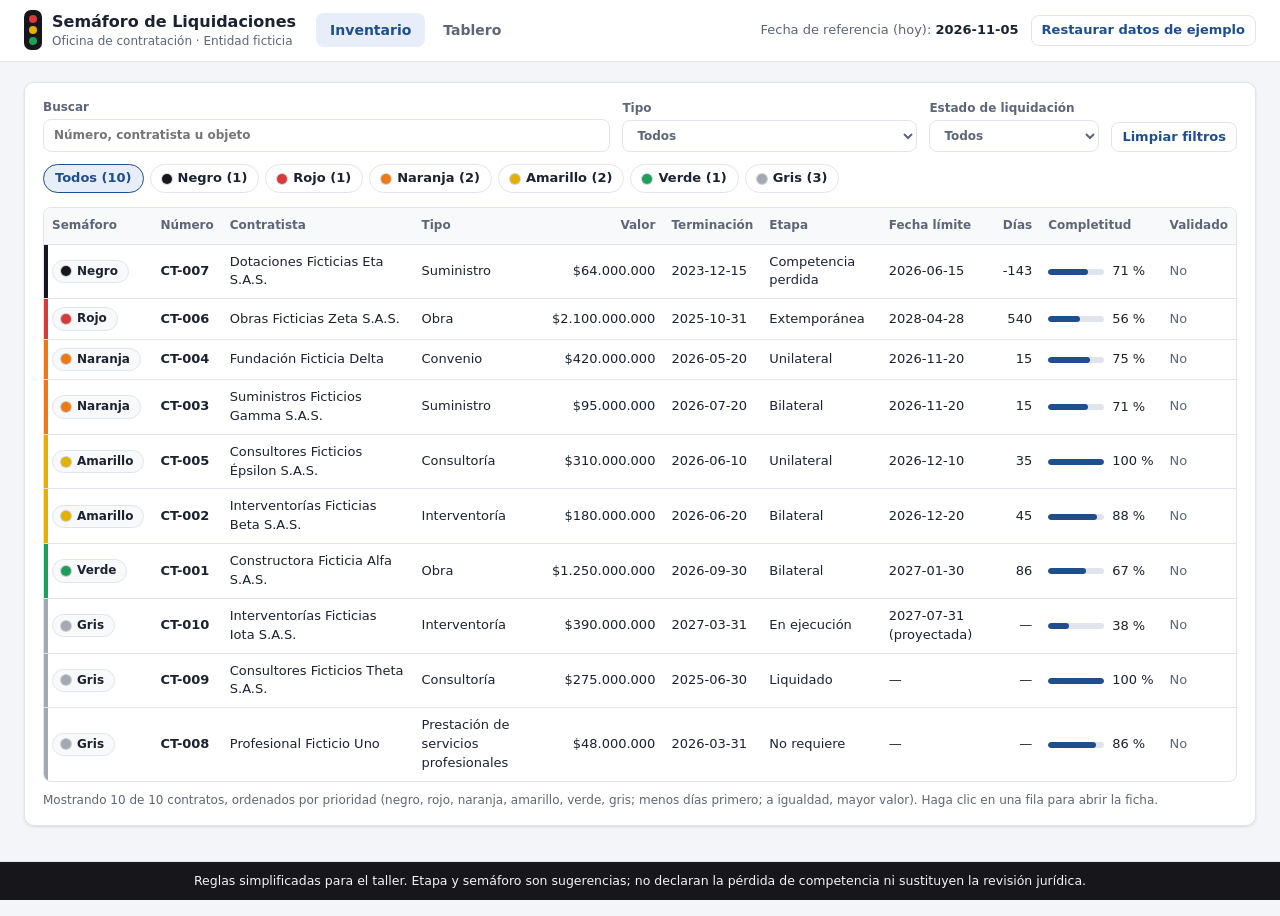
<file: index.html>
<!DOCTYPE html>
<html lang="es">
<head>
<meta charset="UTF-8">
<meta name="viewport" content="width=device-width, initial-scale=1">
<title>Semáforo de Liquidaciones</title>
<style>
:root{
  --bg:#f3f5f8; --surface:#ffffff; --surface-2:#f8f9fb; --text:#1b2230; --muted:#5d6676;
  --border:#e1e5eb; --accent:#1f4e8c; --accent-soft:#e7eef9; --accent-text:#ffffff;
  --verde:#1e9e5a; --amarillo:#e2b100; --naranja:#ee7a16; --rojo:#d83a3a; --negro:#17171b; --gris:#a3a9b3;
  --shadow:0 1px 2px rgba(16,24,40,.05),0 1px 3px rgba(16,24,40,.07);
  --radius:10px;
  color-scheme:light;
}
@media (prefers-color-scheme: dark){
  :root:not([data-theme="light"]){
    --bg:#12151b; --surface:#1a1e26; --surface-2:#20252f; --text:#e6e9ef; --muted:#9aa3b2;
    --border:#2c3340; --accent:#7aa7ec; --accent-soft:#1f2b3f; --accent-text:#0d1420;
    --negro:#000000; --gris:#7d8592; --shadow:none; color-scheme:dark;
  }
}
:root[data-theme="dark"]{
  --bg:#12151b; --surface:#1a1e26; --surface-2:#20252f; --text:#e6e9ef; --muted:#9aa3b2;
  --border:#2c3340; --accent:#7aa7ec; --accent-soft:#1f2b3f; --accent-text:#0d1420;
  --negro:#000000; --gris:#7d8592; --shadow:none; color-scheme:dark;
}
*{box-sizing:border-box}
html{-webkit-text-size-adjust:100%}
body{margin:0;background:var(--bg);color:var(--text);font:14px/1.45 system-ui,-apple-system,"Segoe UI",Roboto,"Helvetica Neue",Arial,sans-serif;padding-bottom:70px}
button,input,select,textarea{font:inherit;color:inherit}
h2{font-size:15px;margin:0 0 12px}
.num{font-variant-numeric:tabular-nums}

/* Encabezado */
.top{background:var(--surface);border-bottom:1px solid var(--border);padding:10px 24px;display:flex;align-items:center;gap:20px;flex-wrap:wrap;position:sticky;top:0;z-index:20}
.brand{display:flex;align-items:center;gap:10px}
.logo{display:inline-flex;flex-direction:column;gap:3px;padding:5px;border-radius:7px;background:var(--negro)}
.logo i{width:8px;height:8px;border-radius:50%;display:block}
.brand h1{font-size:16px;margin:0}
.brand p{margin:0;color:var(--muted);font-size:12px}
nav{display:flex;gap:4px}
nav a{padding:7px 14px;border-radius:8px;color:var(--muted);text-decoration:none;font-weight:600}
nav a:hover{background:var(--surface-2)}
nav a.activo{background:var(--accent-soft);color:var(--accent)}
.ref{margin-left:auto;display:flex;align-items:center;gap:12px;color:var(--muted);font-size:13px;flex-wrap:wrap}
.ref strong{color:var(--text)}
main{max-width:1320px;margin:0 auto;padding:20px 24px}

/* Componentes */
.card{background:var(--surface);border:1px solid var(--border);border-radius:var(--radius);box-shadow:var(--shadow);padding:16px 18px;min-width:0}
.btn{display:inline-flex;align-items:center;gap:6px;border:1px solid var(--accent);background:var(--accent);color:var(--accent-text);padding:7px 14px;border-radius:8px;font-weight:600;cursor:pointer;text-decoration:none;white-space:nowrap}
.btn:hover{filter:brightness(1.08)}
.btn.ghost{background:transparent;color:var(--accent);border-color:var(--border)}
.btn.ghost:hover{background:var(--surface-2)}
.btn.sm{padding:5px 10px;font-size:13px}
.btn:disabled{background:var(--surface-2);color:var(--muted);border-color:var(--border);cursor:not-allowed;filter:none}
.sem{display:inline-flex;align-items:center;gap:6px;padding:2px 10px 2px 8px;border-radius:999px;font-weight:600;font-size:12px;background:var(--surface-2);border:1px solid var(--border);white-space:nowrap}
.dot{width:10px;height:10px;border-radius:50%;background:var(--c);flex:none;box-shadow:0 0 0 1px rgba(127,127,127,.35)}
.c-verde{--c:var(--verde)} .c-amarillo{--c:var(--amarillo)} .c-naranja{--c:var(--naranja)}
.c-rojo{--c:var(--rojo)} .c-negro{--c:var(--negro)} .c-gris{--c:var(--gris)}
.tag{display:inline-block;font-size:11px;font-weight:700;padding:1px 7px;border-radius:999px;background:var(--accent-soft);color:var(--accent);white-space:nowrap}
.muted{color:var(--muted)}
.nota{color:var(--muted);font-size:12px;margin:10px 0 0}

/* Inventario */
.toolbar{display:flex;gap:12px;flex-wrap:wrap;align-items:flex-end;margin-bottom:12px}
.toolbar label{display:flex;flex-direction:column;gap:3px;font-size:12px;color:var(--muted);font-weight:600}
.search{flex:1 1 280px}
input[type=search],input[type=text],input[type=number],input[type=date],select,textarea{background:var(--surface);border:1px solid var(--border);border-radius:8px;padding:7px 10px;width:100%;min-width:0}
input:focus,select:focus,textarea:focus{outline:2px solid var(--accent);outline-offset:-1px;border-color:var(--accent)}
.toolbar select{min-width:170px}
.chips{display:flex;gap:6px;flex-wrap:wrap;margin-bottom:14px}
.chip{display:inline-flex;align-items:center;gap:6px;border:1px solid var(--border);background:var(--surface);padding:4px 11px;border-radius:999px;cursor:pointer;font-size:13px;font-weight:600}
.chip:hover{background:var(--surface-2)}
.chip[aria-pressed="true"]{border-color:var(--accent);background:var(--accent-soft);color:var(--accent)}
.tabla-wrap{overflow-x:auto;border:1px solid var(--border);border-radius:8px}
table{border-collapse:collapse;width:100%}
.tabla th{background:var(--surface-2);text-align:left;font-size:12px;color:var(--muted);font-weight:700;padding:9px 8px;border-bottom:1px solid var(--border);white-space:nowrap}
.tabla td{padding:8px 8px;font-size:13px;border-bottom:1px solid var(--border);vertical-align:middle}
.tabla tr:last-child td{border-bottom:0}
.tabla td.r,.tabla th.r{text-align:right}
.fila{cursor:pointer}
.fila:hover td,.fila:focus td{background:var(--surface-2)}
.fila:focus{outline:none}
.fila td:first-child{box-shadow:inset 4px 0 0 var(--c);font-weight:700;white-space:nowrap}
.nowrap{white-space:nowrap}
.cont{min-width:180px;max-width:260px}
.barra{display:inline-flex;align-items:center;gap:8px;white-space:nowrap}
.barra b{display:inline-block;width:56px;height:6px;border-radius:3px;background:var(--border);overflow:hidden;position:relative}
.barra b i{position:absolute;left:0;top:0;bottom:0;background:var(--accent);border-radius:3px}
.vacio{text-align:center;color:var(--muted);padding:28px !important}

/* Tablero */
.contadores{display:grid;grid-template-columns:repeat(6,minmax(0,1fr));gap:12px;margin-bottom:16px}
.contador{text-align:left;cursor:pointer;border-top:4px solid var(--c);padding:14px 16px;display:flex;flex-direction:column;justify-content:flex-start}
.contador:hover{background:var(--surface-2)}
.contador .n{font-size:30px;font-weight:800;line-height:1.1}
.contador .l{display:flex;align-items:center;gap:6px;font-weight:700;margin-top:2px}
.contador .d{color:var(--muted);font-size:12px;margin-top:4px}
.fila2{display:grid;grid-template-columns:minmax(260px,1fr) 2.4fr;gap:16px;align-items:start}
.riesgo .v{font-size:30px;font-weight:800;margin:6px 0 4px;word-break:break-word}

/* Ficha */
.ficha-top{margin-bottom:12px}
.ficha-head{display:flex;flex-wrap:wrap;gap:18px 28px;align-items:center;margin-bottom:16px;border-left:6px solid var(--c)}
.fh-main{flex:1 1 260px;min-width:0}
.fh-num{font-size:20px;font-weight:800;display:flex;align-items:center;gap:10px;flex-wrap:wrap}
.fh-sub{color:var(--muted);margin-top:2px}
.kpis{display:flex;gap:22px;flex-wrap:wrap}
.kpis div{display:flex;flex-direction:column}
.kpis span{font-size:11px;color:var(--muted);font-weight:700;text-transform:uppercase;letter-spacing:.03em}
.kpis strong{font-size:16px}
.acciones{display:flex;flex-direction:column;gap:8px;align-items:flex-start}
.acciones .fila-acc{display:flex;gap:8px;align-items:center;flex-wrap:wrap}
.motivo{font-size:12px;color:var(--muted)}
.ok{color:var(--verde);font-weight:700}
.grid-ficha{display:grid;grid-template-columns:minmax(0,1fr) minmax(0,1fr);gap:16px;align-items:start}
.col{display:flex;flex-direction:column;gap:16px;min-width:0}
.form{display:grid;grid-template-columns:1fr 1fr;gap:12px}
.campo{display:flex;flex-direction:column;gap:4px;font-size:12px;font-weight:600;color:var(--muted);min-width:0}
.campo.full{grid-column:1/-1}
.campo small{font-weight:400}
.campo.error input{border-color:var(--rojo)}
.err{color:var(--rojo);font-weight:600;display:none}
.campo.error .err{display:block}
.fechas{display:grid;grid-template-columns:repeat(3,minmax(0,1fr));gap:10px}
.fecha{border:1px solid var(--border);border-radius:8px;padding:10px 12px;background:var(--surface-2)}
.fecha span{display:block;font-size:12px;color:var(--muted);font-weight:600}
.fecha strong{display:block;font-size:17px;margin:3px 0}
.fecha.vigente{border:2px solid var(--accent);background:var(--accent-soft)}
.fecha.tenue{opacity:.55}
.base{display:flex;gap:18px;flex-wrap:wrap;margin-bottom:10px;color:var(--muted);font-size:13px}
.base strong{color:var(--text)}
.check{width:100%}
.check td{padding:7px 4px;border-bottom:1px solid var(--border)}
.check tr:last-child td{border-bottom:0}
.cod{font-weight:700;font-size:12px;color:var(--muted);width:34px}
.seg{display:inline-flex;border:1px solid var(--border);border-radius:8px;overflow:hidden}
.seg button{border:0;background:var(--surface);padding:4px 11px;cursor:pointer;font-size:13px;font-weight:600;color:var(--muted)}
.seg button+button{border-left:1px solid var(--border)}
.seg button[aria-pressed="true"].e-si{background:var(--verde);color:#fff}
.seg button[aria-pressed="true"].e-no{background:var(--rojo);color:#fff}
.seg button[aria-pressed="true"].e-na{background:var(--gris);color:#fff}
.comp{display:flex;align-items:center;gap:10px;margin-bottom:10px;font-weight:600}
.comp b{flex:1;height:8px;border-radius:4px;background:var(--border);position:relative;overflow:hidden}
.comp b i{position:absolute;inset:0 auto 0 0;background:var(--accent)}
textarea{resize:vertical;min-height:110px}

/* Oficio */
dialog{border:1px solid var(--border);border-radius:12px;padding:0;width:min(760px,calc(100vw - 32px));max-height:calc(100vh - 32px);background:var(--surface);color:var(--text);box-shadow:0 20px 50px rgba(0,0,0,.25)}
dialog::backdrop{background:rgba(10,14,22,.5)}
.dlg-h{display:flex;justify-content:space-between;align-items:center;padding:14px 18px;border-bottom:1px solid var(--border)}
.dlg-h h2{margin:0}
.dlg-b{padding:14px 18px;overflow:auto;max-height:calc(100vh - 170px)}
.dlg-f{display:flex;gap:8px;justify-content:flex-end;align-items:center;padding:12px 18px;border-top:1px solid var(--border);flex-wrap:wrap}
.of-campos{display:grid;grid-template-columns:1fr 1fr;gap:10px;margin-bottom:12px}
pre.oficio{white-space:pre-wrap;word-wrap:break-word;background:var(--surface-2);border:1px solid var(--border);border-radius:8px;padding:14px 16px;margin:0;font:13px/1.5 ui-monospace,SFMono-Regular,Menlo,Consolas,monospace}
.x{border:0;background:transparent;font-size:22px;line-height:1;cursor:pointer;color:var(--muted)}

/* Aviso */
.aviso{position:fixed;left:0;right:0;bottom:0;background:var(--negro);color:#f3f4f6;font-size:12.5px;padding:10px 24px;text-align:center;z-index:30;border-top:1px solid var(--border)}

@media (max-width:1100px){
  .contadores{grid-template-columns:repeat(3,minmax(0,1fr))}
  .fila2,.grid-ficha{grid-template-columns:minmax(0,1fr)}
}
@media (max-width:640px){
  .top{padding:10px 16px;gap:10px}
  .ref{margin-left:0}
  main{padding:16px}
  .contadores{grid-template-columns:repeat(2,minmax(0,1fr))}
  .form,.of-campos{grid-template-columns:1fr}
  .fechas{grid-template-columns:1fr}
  .aviso{padding:8px 16px;font-size:11.5px}
  body{padding-bottom:90px}
}
</style>
</head>
<body>

<header class="top">
  <div class="brand">
    <span class="logo" aria-hidden="true"><i style="background:var(--rojo)"></i><i style="background:var(--amarillo)"></i><i style="background:var(--verde)"></i></span>
    <div><h1>Semáforo de Liquidaciones</h1><p>Oficina de contratación · Entidad ficticia</p></div>
  </div>
  <nav>
    <a href="#/inventario" data-nav="inventario">Inventario</a>
    <a href="#/tablero" data-nav="tablero">Tablero</a>
  </nav>
  <div class="ref">
    <span>Fecha de referencia (hoy): <strong id="fechaRef"></strong></span>
    <button type="button" class="btn ghost sm" data-action="reset">Restaurar datos de ejemplo</button>
  </div>
</header>

<main id="app"></main>

<footer class="aviso">Reglas simplificadas para el taller. Etapa y semáforo son sugerencias; no declaran la pérdida de competencia ni sustituyen la revisión jurídica.</footer>

<dialog id="dlgOficio" aria-labelledby="dlgTitulo">
  <div class="dlg-h"><h2 id="dlgTitulo">Oficio de requerimiento</h2><button type="button" class="x" data-action="cerrar-oficio" aria-label="Cerrar">×</button></div>
  <div class="dlg-b">
    <div class="of-campos">
      <label class="campo">Ciudad<input type="text" id="ofCiudad" placeholder="Ej.: Bogotá D.C."></label>
      <label class="campo">Plazo para remitir<input type="text" id="ofPlazo" placeholder="Ej.: diez (10) días hábiles"></label>
      <label class="campo full">Nombre y cargo del funcionario responsable<input type="text" id="ofFuncionario" placeholder="Ej.: Nombre Apellido, Profesional de contratación"></label>
    </div>
    <p class="nota" style="margin:0 0 10px">Los campos vacíos quedan entre corchetes en el borrador.</p>
    <pre class="oficio" id="ofTexto"></pre>
  </div>
  <div class="dlg-f">
    <span class="motivo" id="ofEstado" role="status"></span>
    <button type="button" class="btn ghost" data-action="copiar">Copiar</button>
    <button type="button" class="btn" data-action="descargar">Descargar .txt</button>
  </div>
</dialog>

<script>
/* =========================================================
   Configuración
   ========================================================= */
// Fecha de referencia ("hoy"). Con null se usa la fecha del sistema.
const FECHA_REFERENCIA = "2026-11-05";
const STORAGE_KEY = "semaforo-liquidaciones-v1";

const TIPOS = ["Obra","Consultoría","Interventoría","Convenio","Suministro","Prestación de servicios profesionales","Apoyo a la gestión"];
const NO_REQUIEREN = ["Prestación de servicios profesionales","Apoyo a la gestión"]; // R1
const DOCS_BASE = [ // R7
  ["D1","Acta de inicio"],
  ["D2","Informes de supervisión o interventoría"],
  ["D3","Acta de terminación o recibo final"],
  ["D4","Informe final del contratista"],
  ["D5","Certificación de pagos y balance financiero"],
  ["D6","Certificación de aportes a seguridad social y parafiscales"],
  ["D7","Garantías actualizadas para la liquidación"]
];
const DOCS_ADICIONALES = { // R8
  "Obra":[["O1","Acta de entrega y recibo de obra"],["O2","Amparo de estabilidad"]],
  "Consultoría":[["C1","Entregables aprobados"]],
  "Interventoría":[["C1","Entregables aprobados"]],
  "Convenio":[["V1","Informe de ejecución de recursos"],["V2","Acta de reintegro de saldos"]]
};
const COLORES = ["negro","rojo","naranja","amarillo","verde","gris"]; // orden de prioridad R10
const COLOR_INFO = {
  negro:{nombre:"Negro",desc:"Competencia perdida (sugerida)"},
  rojo:{nombre:"Rojo",desc:"Extemporánea"},
  naranja:{nombre:"Naranja",desc:"0 a 30 días"},
  amarillo:{nombre:"Amarillo",desc:"31 a 60 días"},
  verde:{nombre:"Verde",desc:"Más de 60 días"},
  gris:{nombre:"Gris",desc:"No requiere, liquidado o en ejecución"}
};

/* Datos de ejemplo ficticios: códigos en No y en N/A; el resto en Sí */
const SEMILLA = [
  {numero:"CT-001",contratista:"Constructora Ficticia Alfa S.A.S.",nit:"000.000.001-0",objeto:"Adecuación de sede",tipo:"Obra",valor:1250000000,fecha_terminacion:"2026-09-30",plazo_pactado_meses:null,estado_liquidacion:"Pendiente",no:["D4","D7","O2"],na:[]},
  {numero:"CT-002",contratista:"Interventorías Ficticias Beta S.A.S.",nit:"000.000.002-0",objeto:"Interventoría de vías",tipo:"Interventoría",valor:180000000,fecha_terminacion:"2026-06-20",plazo_pactado_meses:6,estado_liquidacion:"Pendiente",no:["D5"],na:[]},
  {numero:"CT-003",contratista:"Suministros Ficticios Gamma S.A.S.",nit:"000.000.003-0",objeto:"Mobiliario de oficina",tipo:"Suministro",valor:95000000,fecha_terminacion:"2026-07-20",plazo_pactado_meses:null,estado_liquidacion:"Pendiente",no:["D2","D6"],na:[]},
  {numero:"CT-004",contratista:"Fundación Ficticia Delta",nit:"000.000.004-0",objeto:"Convenio cultural",tipo:"Convenio",valor:420000000,fecha_terminacion:"2026-05-20",plazo_pactado_meses:null,estado_liquidacion:"Pendiente",no:["D3","V2"],na:["D7"]},
  {numero:"CT-005",contratista:"Consultores Ficticios Épsilon S.A.S.",nit:"000.000.005-0",objeto:"Estudio de movilidad",tipo:"Consultoría",valor:310000000,fecha_terminacion:"2026-06-10",plazo_pactado_meses:null,estado_liquidacion:"Pendiente",no:[],na:[]},
  {numero:"CT-006",contratista:"Obras Ficticias Zeta S.A.S.",nit:"000.000.006-0",objeto:"Construcción de puente",tipo:"Obra",valor:2100000000,fecha_terminacion:"2025-10-31",plazo_pactado_meses:null,estado_liquidacion:"Pendiente",no:["D1","D5","D6","O1"],na:[]},
  {numero:"CT-007",contratista:"Dotaciones Ficticias Eta S.A.S.",nit:"000.000.007-0",objeto:"Dotación de uniformes",tipo:"Suministro",valor:64000000,fecha_terminacion:"2023-12-15",plazo_pactado_meses:null,estado_liquidacion:"Pendiente",no:["D4","D7"],na:[]},
  {numero:"CT-008",contratista:"Profesional Ficticio Uno",nit:"000.000.008-0",objeto:"Asesoría jurídica",tipo:"Prestación de servicios profesionales",valor:48000000,fecha_terminacion:"2026-03-31",plazo_pactado_meses:null,estado_liquidacion:"Pendiente",no:["D4"],na:[]},
  {numero:"CT-009",contratista:"Consultores Ficticios Theta S.A.S.",nit:"000.000.009-0",objeto:"Diagnóstico institucional",tipo:"Consultoría",valor:275000000,fecha_terminacion:"2025-06-30",plazo_pactado_meses:null,estado_liquidacion:"Liquidado",no:[],na:[]},
  {numero:"CT-010",contratista:"Interventorías Ficticias Iota S.A.S.",nit:"000.000.010-0",objeto:"Interventoría de acueducto",tipo:"Interventoría",valor:390000000,fecha_terminacion:"2027-03-31",plazo_pactado_meses:null,estado_liquidacion:"Pendiente",no:["D3","D4","D5","D7","C1"],na:[]}
];

function docsPara(tipo){ return DOCS_BASE.concat(DOCS_ADICIONALES[tipo] || []); }

function construirSemilla(){
  return SEMILLA.map((s,i)=>({
    id:"c"+(i+1),
    numero:s.numero, contratista:s.contratista, nit:s.nit, objeto:s.objeto, tipo:s.tipo,
    valor:s.valor, fecha_terminacion:s.fecha_terminacion, plazo_pactado_meses:s.plazo_pactado_meses,
    estado_liquidacion:s.estado_liquidacion,
    documentos:docsPara(s.tipo).map(([codigo,nombre])=>({codigo,nombre,estado:s.no.includes(codigo)?"No":(s.na.includes(codigo)?"N/A":"Sí")})),
    observaciones:"", validado_por_humano:false
  }));
}

/* =========================================================
   Fechas: solo año, mes y día con Date.UTC
   ========================================================= */
function diasDelMes(y,m){ return new Date(Date.UTC(y,m,0)).getUTCDate(); } // m de 1 a 12
function parseFecha(s){
  const r = /^(\d{4})-(\d{2})-(\d{2})$/.exec(String(s||"").trim());
  if(!r) return null;
  const y=+r[1], m=+r[2], d=+r[3];
  if(m<1 || m>12 || d<1 || d>diasDelMes(y,m)) return null;
  return {y,m,d};
}
function sumarMeses(f,n){
  const total = f.y*12 + (f.m-1) + n;
  const y = Math.floor(total/12), m = total - y*12 + 1;
  return {y, m, d:Math.min(f.d, diasDelMes(y,m))}; // si el día no existe, último día del mes
}
function utc(f){ return Date.UTC(f.y, f.m-1, f.d); }
function comparar(a,b){ return utc(a) - utc(b); }
function diasEntre(desde,hasta){ return Math.round((utc(hasta)-utc(desde))/86400000); }
function fmtFecha(f){ return f ? f.y+"-"+String(f.m).padStart(2,"0")+"-"+String(f.d).padStart(2,"0") : "—"; }
function hoy(){
  if(FECHA_REFERENCIA) return parseFecha(FECHA_REFERENCIA);
  const n = new Date();
  return {y:n.getFullYear(), m:n.getMonth()+1, d:n.getDate()};
}

/* =========================================================
   Reglas R1 a R12
   ========================================================= */
function evaluar(c){
  const t = hoy();
  const ev = {requiere:!NO_REQUIEREN.includes(c.tipo)};               // R1
  const ft = parseFecha(c.fecha_terminacion);
  const pactado = c.plazo_pactado_meses !== null && c.plazo_pactado_meses !== "" && !isNaN(c.plazo_pactado_meses);
  ev.mesesBilateral = pactado ? Number(c.plazo_pactado_meses) : 4;
  ev.pactado = pactado;
  if(ft){
    ev.terminacion = ft;
    ev.bilateral = sumarMeses(ft, ev.mesesBilateral);                    // R2
    ev.unilateral = sumarMeses(ev.bilateral, 2);                          // R3
    ev.maxima = sumarMeses(ev.unilateral, 24);                            // R4
  }
  ev.limite = null; ev.dias = null; ev.proyectada = false; ev.vigente = null;

  // R5: etapa, en este orden
  if(!ev.requiere) ev.etapa = "No requiere";
  else if(c.estado_liquidacion === "Liquidado") ev.etapa = "Liquidado";
  else if(!ft) ev.etapa = "Sin fecha de terminación";
  else if(comparar(t,ft) <= 0){ ev.etapa = "En ejecución"; ev.limite = ev.bilateral; ev.proyectada = true; ev.vigente = "bilateral"; }
  else if(comparar(t,ev.bilateral) <= 0){ ev.etapa = "Bilateral"; ev.limite = ev.bilateral; ev.vigente = "bilateral"; }
  else if(comparar(t,ev.unilateral) <= 0){ ev.etapa = "Unilateral"; ev.limite = ev.unilateral; ev.vigente = "unilateral"; }
  else if(comparar(t,ev.maxima) <= 0){ ev.etapa = "Extemporánea"; ev.limite = ev.maxima; ev.vigente = "maxima"; }
  else { ev.etapa = "Competencia perdida"; ev.limite = ev.maxima; ev.vigente = "maxima"; }

  // R6: días restantes y semáforo
  if(ev.limite && !ev.proyectada) ev.dias = diasEntre(t, ev.limite);
  if(ev.etapa === "Bilateral" || ev.etapa === "Unilateral"){
    ev.color = ev.dias > 60 ? "verde" : (ev.dias >= 31 ? "amarillo" : "naranja");
  } else if(ev.etapa === "Extemporánea") ev.color = "rojo";
  else if(ev.etapa === "Competencia perdida") ev.color = "negro";
  else ev.color = "gris";
  ev.limiteTexto = ev.limite ? fmtFecha(ev.limite) + (ev.proyectada ? " (proyectada)" : "") : "—";
  ev.diasTexto = ev.dias === null ? "—" : String(ev.dias);

  // R9: completitud
  const aplicables = c.documentos.filter(d=>d.estado !== "N/A");
  ev.docsSi = aplicables.filter(d=>d.estado === "Sí").length;
  ev.docsAplicables = aplicables.length;
  ev.completitud = aplicables.length ? Math.round(ev.docsSi/aplicables.length*100) : null;
  ev.completitudTexto = ev.completitud === null ? "—" : ev.completitud + " %";
  ev.pendientes = c.documentos.filter(d=>d.estado === "No");

  // R12: habilitación del oficio
  if(!ev.requiere) ev.motivoOficio = "No requiere liquidación";
  else if(c.estado_liquidacion === "Liquidado") ev.motivoOficio = "Contrato liquidado";
  else if(ev.etapa === "En ejecución") ev.motivoOficio = "Contrato en ejecución";
  else if(!ft) ev.motivoOficio = "Falta la fecha de terminación";
  else if(!ev.pendientes.length) ev.motivoOficio = "Sin documentos pendientes";
  else ev.motivoOficio = null;
  ev.oficioHabilitado = ev.motivoOficio === null;
  return ev;
}

// R10: prioridad
function ordenar(items){
  return items.slice().sort((a,b)=>{
    const dc = COLORES.indexOf(a.ev.color) - COLORES.indexOf(b.ev.color);
    if(dc) return dc;
    if(a.ev.dias !== null && b.ev.dias !== null && a.ev.dias !== b.ev.dias) return a.ev.dias - b.ev.dias;
    return (Number(b.c.valor)||0) - (Number(a.c.valor)||0);
  });
}
function evaluados(){ return datos.map(c=>({c, ev:evaluar(c)})); }

/* =========================================================
   Estado y persistencia (localStorage, opcional)
   ========================================================= */
let datos, oficioCfg = {ciudad:"", plazo:"", funcionario:""};
let filtros = {color:"", tipo:"", estado:"", q:""};
let oficioActual = null;
let origenFicha = "inventario"; // pantalla desde la que se abrió la ficha

function cargar(){
  try{
    const raw = localStorage.getItem(STORAGE_KEY);
    if(raw){
      const obj = JSON.parse(raw);
      if(obj && Array.isArray(obj.contratos) && obj.contratos.every(c=>c && c.id && Array.isArray(c.documentos))){
        datos = obj.contratos;
        if(obj.oficio) oficioCfg = Object.assign(oficioCfg, obj.oficio);
        return;
      }
    }
  }catch(e){ /* sin almacenamiento: se usan los datos de ejemplo */ }
  datos = construirSemilla();
}
function guardar(){
  try{ localStorage.setItem(STORAGE_KEY, JSON.stringify({version:1, contratos:datos, oficio:oficioCfg})); }catch(e){}
}

/* =========================================================
   Utilidades de interfaz
   ========================================================= */
const app = document.getElementById("app");
function esc(s){ return String(s ?? "").replace(/[&<>"']/g, ch=>({"&":"&amp;","<":"&lt;",">":"&gt;",'"':"&quot;","'":"&#39;"}[ch])); }
function pesos(n){
  if(n === null || n === "" || isNaN(n)) return "—";
  const v = Math.round(Math.abs(Number(n))).toString().replace(/\B(?=(\d{3})+(?!\d))/g, ".");
  return (Number(n) < 0 ? "-" : "") + "$" + v;
}
function norm(s){ return String(s||"").normalize("NFD").replace(/[̀-ͯ]/g,"").toLowerCase(); }
function semaforo(color){ return `<span class="sem c-${color}"><span class="dot"></span>${COLOR_INFO[color].nombre}</span>`; }
function barra(ev){
  const p = ev.completitud ?? 0;
  return `<span class="barra"><b><i style="width:${p}%"></i></b>${ev.completitudTexto}</span>`;
}

/* =========================================================
   Pantalla 1 – Inventario
   ========================================================= */
function vistaInventario(){
  app.innerHTML = `
  <section class="card">
    <div class="toolbar">
      <label class="search">Buscar
        <input type="search" id="fQ" placeholder="Número, contratista u objeto" value="${esc(filtros.q)}">
      </label>
      <label>Tipo
        <select id="fTipo"><option value="">Todos</option>${TIPOS.map(t=>`<option>${esc(t)}</option>`).join("")}</select>
      </label>
      <label>Estado de liquidación
        <select id="fEstado"><option value="">Todos</option><option>Pendiente</option><option>Liquidado</option></select>
      </label>
      <button type="button" class="btn ghost sm" data-action="limpiar">Limpiar filtros</button>
    </div>
    <div class="chips" id="chips"></div>
    <div class="tabla-wrap">
      <table class="tabla">
        <thead><tr>
          <th>Semáforo</th><th>Número</th><th>Contratista</th><th>Tipo</th><th class="r">Valor</th><th>Terminación</th>
          <th>Etapa</th><th>Fecha límite</th><th class="r">Días</th><th>Completitud</th><th>Validado</th>
        </tr></thead>
        <tbody id="tbody"></tbody>
      </table>
    </div>
    <p class="nota" id="conteo"></p>
  </section>`;
  document.getElementById("fTipo").value = filtros.tipo;
  document.getElementById("fEstado").value = filtros.estado;
  actualizarTabla();
}

function actualizarTabla(){
  const todos = evaluados();
  const cuenta = {}; COLORES.forEach(k=>cuenta[k]=0); todos.forEach(x=>cuenta[x.ev.color]++);
  document.getElementById("chips").innerHTML =
    `<button type="button" class="chip" data-action="color" data-color="" aria-pressed="${filtros.color===""}">Todos (${todos.length})</button>` +
    COLORES.map(k=>`<button type="button" class="chip c-${k}" data-action="color" data-color="${k}" aria-pressed="${filtros.color===k}"><span class="dot"></span>${COLOR_INFO[k].nombre} (${cuenta[k]})</button>`).join("");

  const q = norm(filtros.q.trim());
  const lista = ordenar(todos.filter(({c,ev})=>
    (!filtros.color || ev.color === filtros.color) &&
    (!filtros.tipo || c.tipo === filtros.tipo) &&
    (!filtros.estado || c.estado_liquidacion === filtros.estado) &&
    (!q || norm(c.numero).includes(q) || norm(c.contratista).includes(q) || norm(c.objeto).includes(q))
  ));
  document.getElementById("tbody").innerHTML = lista.length ? lista.map(({c,ev})=>`
    <tr class="fila c-${ev.color}" data-id="${c.id}" tabindex="0" title="Abrir ficha de ${esc(c.numero)}">
      <td>${semaforo(ev.color)}</td>
      <td class="nowrap"><strong>${esc(c.numero)}</strong></td>
      <td class="cont">${esc(c.contratista)}</td>
      <td>${esc(c.tipo)}</td>
      <td class="r num nowrap">${pesos(c.valor)}</td>
      <td class="num nowrap">${esc(c.fecha_terminacion || "—")}</td>
      <td>${esc(ev.etapa)}</td>
      <td class="num">${ev.limiteTexto}</td>
      <td class="r num">${ev.diasTexto}</td>
      <td>${barra(ev)}</td>
      <td>${c.validado_por_humano ? '<span class="ok">✓ Sí</span>' : '<span class="muted">No</span>'}</td>
    </tr>`).join("") : `<tr><td colspan="11" class="vacio">Ningún contrato coincide con los filtros.</td></tr>`;
  document.getElementById("conteo").textContent =
    `Mostrando ${lista.length} de ${todos.length} contratos, ordenados por prioridad (negro, rojo, naranja, amarillo, verde, gris; menos días primero; a igualdad, mayor valor). Haga clic en una fila para abrir la ficha.`;
}

/* =========================================================
   Pantalla 2 – Ficha
   ========================================================= */
function vistaFicha(id){
  const c = datos.find(x=>x.id === id);
  if(!c){ location.hash = "#/inventario"; return; }
  const inp = (k,label,type="text",extra="",cls="") =>
    `<label class="campo ${cls}">${label}<input type="${type}" data-field="${k}" value="${esc(c[k] ?? "")}" ${extra}></label>`;
  app.innerHTML = `
  <div class="ficha-top">${origenFicha === "tablero"
    ? '<a href="#/tablero" class="btn ghost sm">← Volver al tablero</a>'
    : '<a href="#/inventario" class="btn ghost sm">← Volver al inventario</a>'}</div>
  <section class="card ficha-head" id="fHead"></section>
  <div class="grid-ficha">
    <div class="col">
      <section class="card">
        <h2>Datos del contrato</h2>
        <div class="form">
          ${inp("numero","Número")}
          ${inp("nit","NIT")}
          ${inp("contratista","Contratista","text","","full")}
          ${inp("objeto","Objeto","text","","full")}
          <label class="campo">Tipo
            <select data-field="tipo">${TIPOS.map(t=>`<option ${t===c.tipo?"selected":""}>${esc(t)}</option>`).join("")}</select>
          </label>
          ${inp("valor","Valor (pesos)","number",'min="0" step="1"')}
          <label class="campo" id="campoFecha">Fecha de terminación <small>AAAA-MM-DD</small><input type="text" data-field="fecha_terminacion" value="${esc(c.fecha_terminacion)}" placeholder="AAAA-MM-DD" maxlength="10" inputmode="numeric" autocomplete="off"><span class="err">Fecha no válida; use AAAA-MM-DD.</span></label>
          ${inp("plazo_pactado_meses",'Plazo pactado (meses) <small>vacío = 4</small>',"number",'min="0" step="1"')}
          <label class="campo">Estado de liquidación <small>(solo lo cambia usted)</small>
            <select data-field="estado_liquidacion">${["Pendiente","Liquidado"].map(e=>`<option ${e===c.estado_liquidacion?"selected":""}>${e}</option>`).join("")}</select>
          </label>
        </div>
      </section>
      <section class="card">
        <h2>Observaciones</h2>
        <textarea data-field="observaciones" placeholder="Notas del profesional responsable">${esc(c.observaciones)}</textarea>
      </section>
    </div>
    <div class="col">
      <section class="card"><h2>Plazos de liquidación</h2><div id="fFechas"></div></section>
      <section class="card"><h2>Lista de chequeo</h2><div id="fCheck"></div></section>
    </div>
  </div>`;
  refrescarFicha(c);
  pintarChecklist(c);
}

function refrescarFicha(c){
  const ev = evaluar(c);
  const head = document.getElementById("fHead");
  head.className = `card ficha-head c-${ev.color}`;
  head.innerHTML = `
    <div class="fh-main">
      <div class="fh-num">${esc(c.numero || "(sin número)")} ${semaforo(ev.color)}</div>
      <div class="fh-sub">${esc(c.contratista)} · ${esc(c.tipo)} · ${pesos(c.valor)}</div>
    </div>
    <div class="kpis">
      <div><span>Etapa</span><strong>${esc(ev.etapa)}</strong></div>
      <div><span>Fecha límite</span><strong class="num">${ev.limiteTexto}</strong></div>
      <div><span>Días restantes</span><strong class="num">${ev.diasTexto}</strong></div>
      <div><span>Completitud</span><strong class="num">${ev.completitudTexto}</strong></div>
    </div>
    <div class="acciones">
      <div class="fila-acc">${c.validado_por_humano
        ? `<span class="ok">✓ Validado por humano</span><button type="button" class="btn ghost sm" data-action="validar">Quitar validación</button>`
        : `<button type="button" class="btn ghost" data-action="validar">Marcar como validado por humano</button>`}</div>
      <div class="fila-acc">
        <button type="button" class="btn" data-action="oficio" ${ev.oficioHabilitado ? "" : `disabled title="${esc(ev.motivoOficio)}"`}>Generar oficio</button>
        ${ev.oficioHabilitado ? "" : `<span class="motivo" id="motivoOficio">${esc(ev.motivoOficio)}</span>`}
      </div>
    </div>`;

  const f = document.getElementById("fFechas");
  if(!ev.terminacion){
    f.innerHTML = `<p class="muted">Ingrese una fecha de terminación válida (AAAA-MM-DD) para calcular los plazos.</p>`;
    return;
  }
  const tenue = ev.vigente ? "" : " tenue";
  const tarjeta = (k,titulo,fecha,ayuda) => `
    <div class="fecha${ev.vigente===k ? " vigente" : tenue}">
      <span>${titulo}</span><strong class="num">${fmtFecha(fecha)}</strong>
      ${ev.vigente===k ? `<span class="tag">${ev.proyectada ? "Vigente (proyectada)" : "Vigente"}</span>` : `<span class="muted" style="font-size:12px">${ayuda}</span>`}
    </div>`;
  let nota = "";
  if(ev.etapa === "No requiere") nota = "Este tipo de contrato no requiere liquidación (art. 217, Decreto-Ley 019 de 2012). Fechas solo informativas.";
  else if(ev.etapa === "Liquidado") nota = "Contrato marcado como liquidado por el usuario. Fechas solo informativas.";
  else if(ev.etapa === "En ejecución") nota = "El contrato sigue en ejecución; los plazos son proyectados desde la fecha de terminación.";
  else if(ev.etapa === "Competencia perdida") nota = "La fecha máxima ya pasó: se sugiere revisar la posible pérdida de competencia. La herramienta no la declara.";
  f.innerHTML = `
    <div class="base">
      <span>Terminación: <strong class="num">${fmtFecha(ev.terminacion)}</strong></span>
      <span>Plazo bilateral: <strong>${ev.mesesBilateral} ${ev.mesesBilateral===1?"mes":"meses"}</strong> ${ev.pactado ? "(pactado)" : "(legal, art. 11 Ley 1150 de 2007)"}</span>
    </div>
    <div class="fechas">
      ${tarjeta("bilateral","Liquidación bilateral hasta",ev.bilateral,"Terminación + plazo")}
      ${tarjeta("unilateral","Liquidación unilateral hasta",ev.unilateral,"Bilateral + 2 meses")}
      ${tarjeta("maxima","Fecha máxima",ev.maxima,"Unilateral + 2 años")}
    </div>
    ${nota ? `<p class="nota">${nota}</p>` : ""}`;
}

function pintarChecklist(c){
  const ev = evaluar(c);
  const p = ev.completitud ?? 0;
  const btn = (d,estado,cls)=>`<button type="button" class="${cls}" data-action="doc" data-codigo="${d.codigo}" data-estado="${estado}" aria-pressed="${d.estado===estado}">${estado}</button>`;
  document.getElementById("fCheck").innerHTML = `
    <div class="comp"><span>Completitud: ${ev.docsSi} de ${ev.docsAplicables} aplicables</span><b><i style="width:${p}%"></i></b><span class="num">${ev.completitudTexto}</span></div>
    <table class="check"><tbody>
      ${c.documentos.map(d=>`<tr>
        <td class="cod">${d.codigo}</td><td>${esc(d.nombre)}</td>
        <td style="text-align:right"><span class="seg" role="group" aria-label="Estado de ${esc(d.nombre)}">${btn(d,"Sí","e-si")}${btn(d,"No","e-no")}${btn(d,"N/A","e-na")}</span></td>
      </tr>`).join("")}
    </tbody></table>`;
}

function cambiarTipo(c, tipo){
  const previos = {}; c.documentos.forEach(d=>previos[d.codigo]=d.estado);
  c.tipo = tipo;
  c.documentos = docsPara(tipo).map(([codigo,nombre])=>({codigo,nombre,estado:previos[codigo] || "No"}));
}

/* =========================================================
   Pantalla 3 – Tablero
   ========================================================= */
function vistaTablero(){
  const todos = evaluados();
  const cuenta = {}; COLORES.forEach(k=>cuenta[k]=0); todos.forEach(x=>cuenta[x.ev.color]++);
  const enRiesgo = todos.filter(x=>["naranja","rojo","negro"].includes(x.ev.color));
  const riesgo = enRiesgo.reduce((s,x)=>s + (Number(x.c.valor)||0), 0);   // R11
  const top = ordenar(todos).slice(0,5);
  app.innerHTML = `
  <div class="contadores">
    ${COLORES.map(k=>`<button type="button" class="card contador c-${k}" data-action="ir-color" data-color="${k}" title="Ver en el inventario">
      <div class="n num" id="cnt-${k}">${cuenta[k]}</div>
      <div class="l"><span class="dot"></span>${COLOR_INFO[k].nombre}</div>
      <div class="d">${COLOR_INFO[k].desc}</div>
    </button>`).join("")}
  </div>
  <div class="fila2">
    <section class="card riesgo">
      <h2>Valor en riesgo</h2>
      <div class="v num" id="valorRiesgo">${pesos(riesgo)}</div>
      <p class="nota" style="margin:0">Suma del valor de los ${enRiesgo.length} contratos en naranja, rojo y negro.</p>
    </section>
    <section class="card">
      <h2>Top 5 por prioridad</h2>
      <div class="tabla-wrap">
        <table class="tabla"><thead><tr>
          <th>#</th><th>Número</th><th>Contratista</th><th>Etapa</th><th>Fecha límite</th><th class="r">Días</th><th>Semáforo</th><th class="r">Valor</th>
        </tr></thead><tbody id="top5">
          ${top.map(({c,ev},i)=>`<tr class="fila c-${ev.color}" data-id="${c.id}" tabindex="0">
            <td>${i+1}</td><td class="nowrap"><strong>${esc(c.numero)}</strong></td><td class="cont">${esc(c.contratista)}</td>
            <td class="nowrap">${esc(ev.etapa)}</td><td class="num nowrap">${ev.limiteTexto}</td><td class="r num">${ev.diasTexto}</td>
            <td>${semaforo(ev.color)}</td><td class="r num nowrap">${pesos(c.valor)}</td></tr>`).join("")}
        </tbody></table>
      </div>
    </section>
  </div>`;
}

/* =========================================================
   Oficio de requerimiento
   ========================================================= */
function textoOficio(c){
  const ciudad = oficioCfg.ciudad.trim() || "[Ciudad]";
  const plazo = oficioCfg.plazo.trim() || "[plazo que define el funcionario]";
  const funcionario = oficioCfg.funcionario.trim() || "[Nombre y cargo del funcionario responsable]";
  const pendientes = c.documentos.filter(d=>d.estado === "No");
  return [
    "BORRADOR – SIN FIRMA NI RADICADO",
    "",
    `${ciudad}, ${fmtFecha(hoy())}`,
    "",
    `Señores ${c.contratista}, NIT ${c.nit}`,
    "",
    `Referencia: Requerimiento de documentos para la liquidación del contrato ${c.numero}`,
    "",
    `En el marco del cierre del contrato ${c.numero}, cuyo objeto es ${c.objeto}, la oficina de contratación revisó el expediente y encontró pendientes los siguientes documentos:`,
    "",
    ...pendientes.map((d,i)=>`${i+1}. ${d.nombre}`),
    "",
    `Le solicitamos remitirlos dentro de los ${plazo} siguientes al recibo de este oficio.`,
    "",
    "Atentamente,",
    "",
    "",
    funcionario
  ].join("\n");
}

const dlg = document.getElementById("dlgOficio");
function abrirOficio(c){
  if(!evaluar(c).oficioHabilitado) return;
  oficioActual = c;
  document.getElementById("ofCiudad").value = oficioCfg.ciudad;
  document.getElementById("ofPlazo").value = oficioCfg.plazo;
  document.getElementById("ofFuncionario").value = oficioCfg.funcionario;
  document.getElementById("dlgTitulo").textContent = "Oficio de requerimiento – " + c.numero;
  document.getElementById("ofEstado").textContent = "";
  document.getElementById("ofTexto").textContent = textoOficio(c);
  if(typeof dlg.showModal === "function") dlg.showModal(); else dlg.setAttribute("open","");
}
["ofCiudad","ofPlazo","ofFuncionario"].forEach(id=>{
  document.getElementById(id).addEventListener("input", e=>{
    const k = {ofCiudad:"ciudad", ofPlazo:"plazo", ofFuncionario:"funcionario"}[id];
    oficioCfg[k] = e.target.value; guardar();
    if(oficioActual) document.getElementById("ofTexto").textContent = textoOficio(oficioActual);
  });
});
async function copiarTexto(texto){
  try{ await navigator.clipboard.writeText(texto); return true; }
  catch(e){
    const ta = document.createElement("textarea");
    ta.value = texto; ta.style.position = "fixed"; ta.style.opacity = "0";
    dlg.appendChild(ta); ta.select();
    let ok = false; try{ ok = document.execCommand("copy"); }catch(_){}
    ta.remove(); return ok;
  }
}
function descargarTxt(c){
  const blob = new Blob(["﻿" + textoOficio(c).replace(/\n/g,"\r\n")], {type:"text/plain;charset=utf-8"});
  const a = document.createElement("a");
  a.href = URL.createObjectURL(blob);
  a.download = "oficio_requerimiento_" + String(c.numero || "contrato").replace(/[^\w.-]+/g,"_") + ".txt";
  document.body.appendChild(a); a.click(); a.remove();
  setTimeout(()=>URL.revokeObjectURL(a.href), 1000);
}

/* =========================================================
   Eventos
   ========================================================= */
document.addEventListener("click", async e=>{
  const fila = e.target.closest("tr.fila");
  const el = e.target.closest("[data-action]");
  if(!el){ if(fila) location.hash = "#/ficha/" + fila.dataset.id; return; }
  const a = el.dataset.action;
  const id = (location.hash.match(/^#\/ficha\/(.+)$/) || [])[1];
  const c = id ? datos.find(x=>x.id === id) : null;
  if(a === "reset"){
    if(confirm("¿Restaurar los 10 contratos de ejemplo? Se perderán los cambios guardados en este navegador.")){
      datos = construirSemilla(); filtros = {color:"", tipo:"", estado:"", q:""}; guardar(); render();
    }
  } else if(a === "limpiar"){ filtros = {color:"", tipo:"", estado:"", q:""}; vistaInventario(); }
  else if(a === "color"){ filtros.color = el.dataset.color; actualizarTabla(); }
  else if(a === "ir-color"){ filtros.color = el.dataset.color; location.hash = "#/inventario"; }
  else if(a === "validar" && c){ c.validado_por_humano = !c.validado_por_humano; guardar(); refrescarFicha(c); }
  else if(a === "doc" && c){
    const d = c.documentos.find(x=>x.codigo === el.dataset.codigo);
    if(d){ d.estado = el.dataset.estado; guardar(); pintarChecklist(c); refrescarFicha(c); }
  }
  else if(a === "oficio" && c) abrirOficio(c);
  else if(a === "cerrar-oficio") dlg.close();
  else if(a === "copiar" && oficioActual){
    const ok = await copiarTexto(textoOficio(oficioActual));
    document.getElementById("ofEstado").textContent = ok ? "Texto copiado al portapapeles." : "No se pudo copiar; seleccione el texto manualmente.";
  }
  else if(a === "descargar" && oficioActual){ descargarTxt(oficioActual); document.getElementById("ofEstado").textContent = "Archivo .txt descargado."; }
});
document.addEventListener("keydown", e=>{
  const fila = e.target.closest && e.target.closest("tr.fila");
  if(fila && (e.key === "Enter" || e.key === " ")){ e.preventDefault(); location.hash = "#/ficha/" + fila.dataset.id; }
});
app.addEventListener("input", e=>{
  const t = e.target;
  if(t.id === "fQ"){ filtros.q = t.value; actualizarTabla(); return; }
  if(t.id === "fTipo"){ filtros.tipo = t.value; actualizarTabla(); return; }
  if(t.id === "fEstado"){ filtros.estado = t.value; actualizarTabla(); return; }
  const campo = t.dataset.field; if(!campo) return;
  const id = (location.hash.match(/^#\/ficha\/(.+)$/) || [])[1];
  const c = datos.find(x=>x.id === id); if(!c) return;
  if(campo === "valor") c.valor = t.value === "" ? null : Number(t.value);
  else if(campo === "plazo_pactado_meses") c.plazo_pactado_meses = t.value === "" ? null : Math.max(0, Math.trunc(Number(t.value)));
  else if(campo === "tipo"){ cambiarTipo(c, t.value); pintarChecklist(c); }
  else c[campo] = t.value;
  if(campo === "fecha_terminacion") document.getElementById("campoFecha").classList.toggle("error", !parseFecha(t.value));
  guardar(); refrescarFicha(c);
  if(campo === "tipo") pintarChecklist(c);
});

/* =========================================================
   Navegación
   ========================================================= */
function render(){
  const h = location.hash || "#/inventario";
  const mFicha = h.match(/^#\/ficha\/(.+)$/);
  const vista = mFicha ? "ficha" : (h === "#/tablero" ? "tablero" : "inventario");
  document.querySelectorAll("nav a").forEach(a=>a.classList.toggle("activo", a.dataset.nav === (vista === "tablero" ? "tablero" : "inventario")));
  if(dlg.open) dlg.close();
  if(vista !== "ficha") origenFicha = vista;
  if(vista === "ficha") vistaFicha(mFicha[1]);
  else if(vista === "tablero") vistaTablero();
  else vistaInventario();
  window.scrollTo(0,0);
}
window.addEventListener("hashchange", render);
document.getElementById("fechaRef").textContent = fmtFecha(hoy());
cargar();
render();
</script>
</body>
</html>
</file>
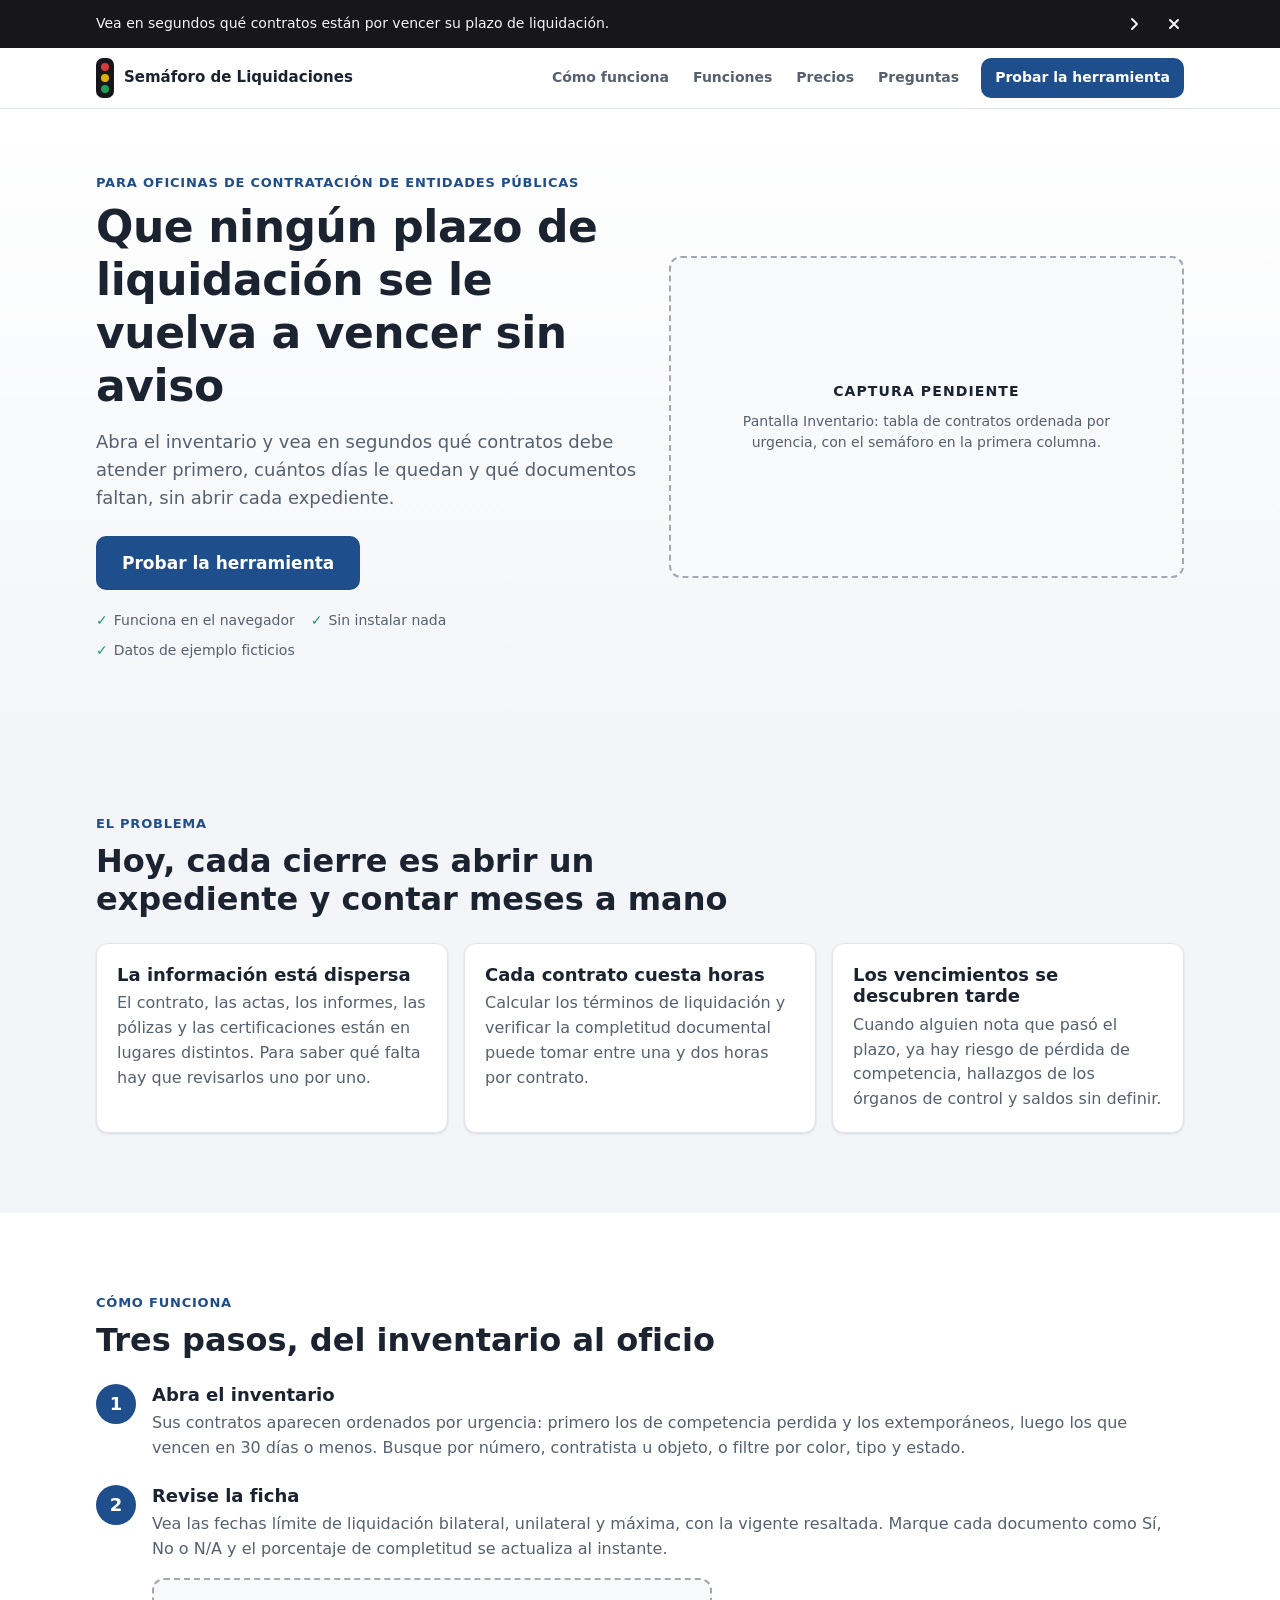
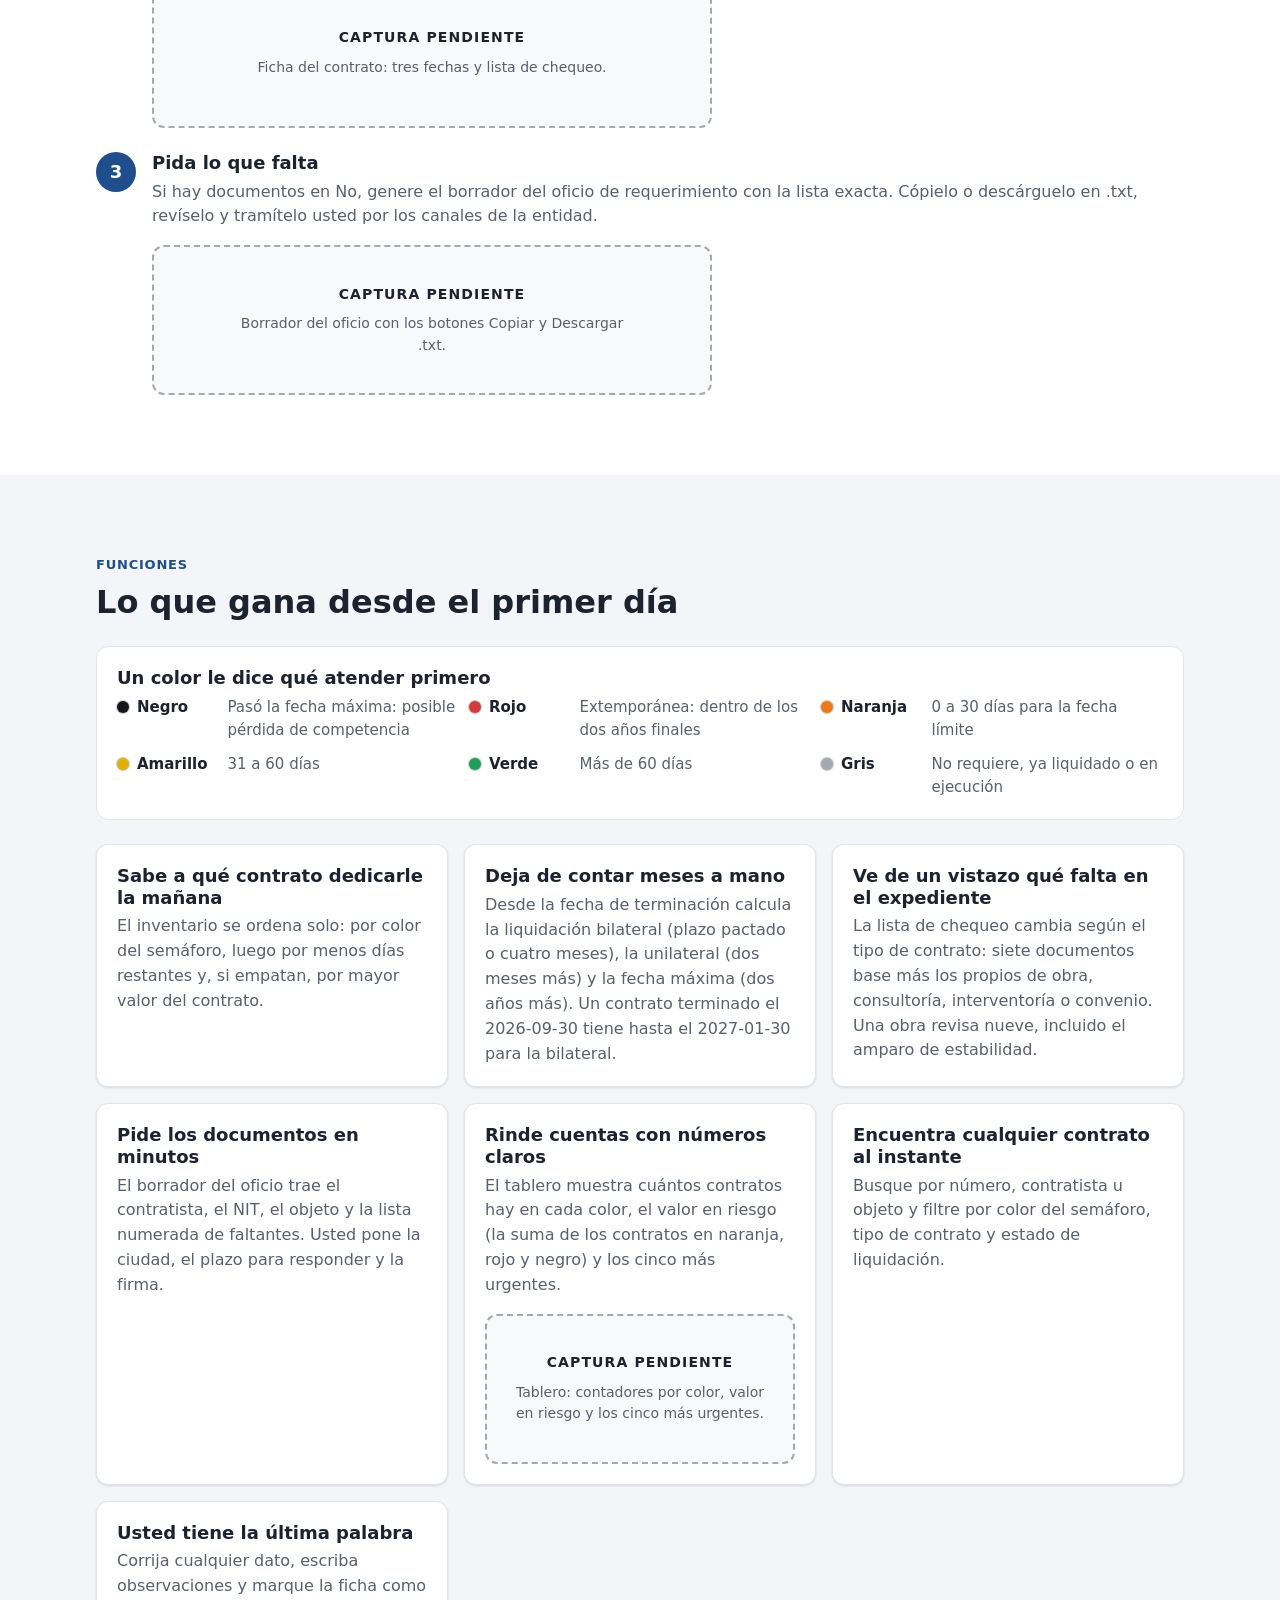
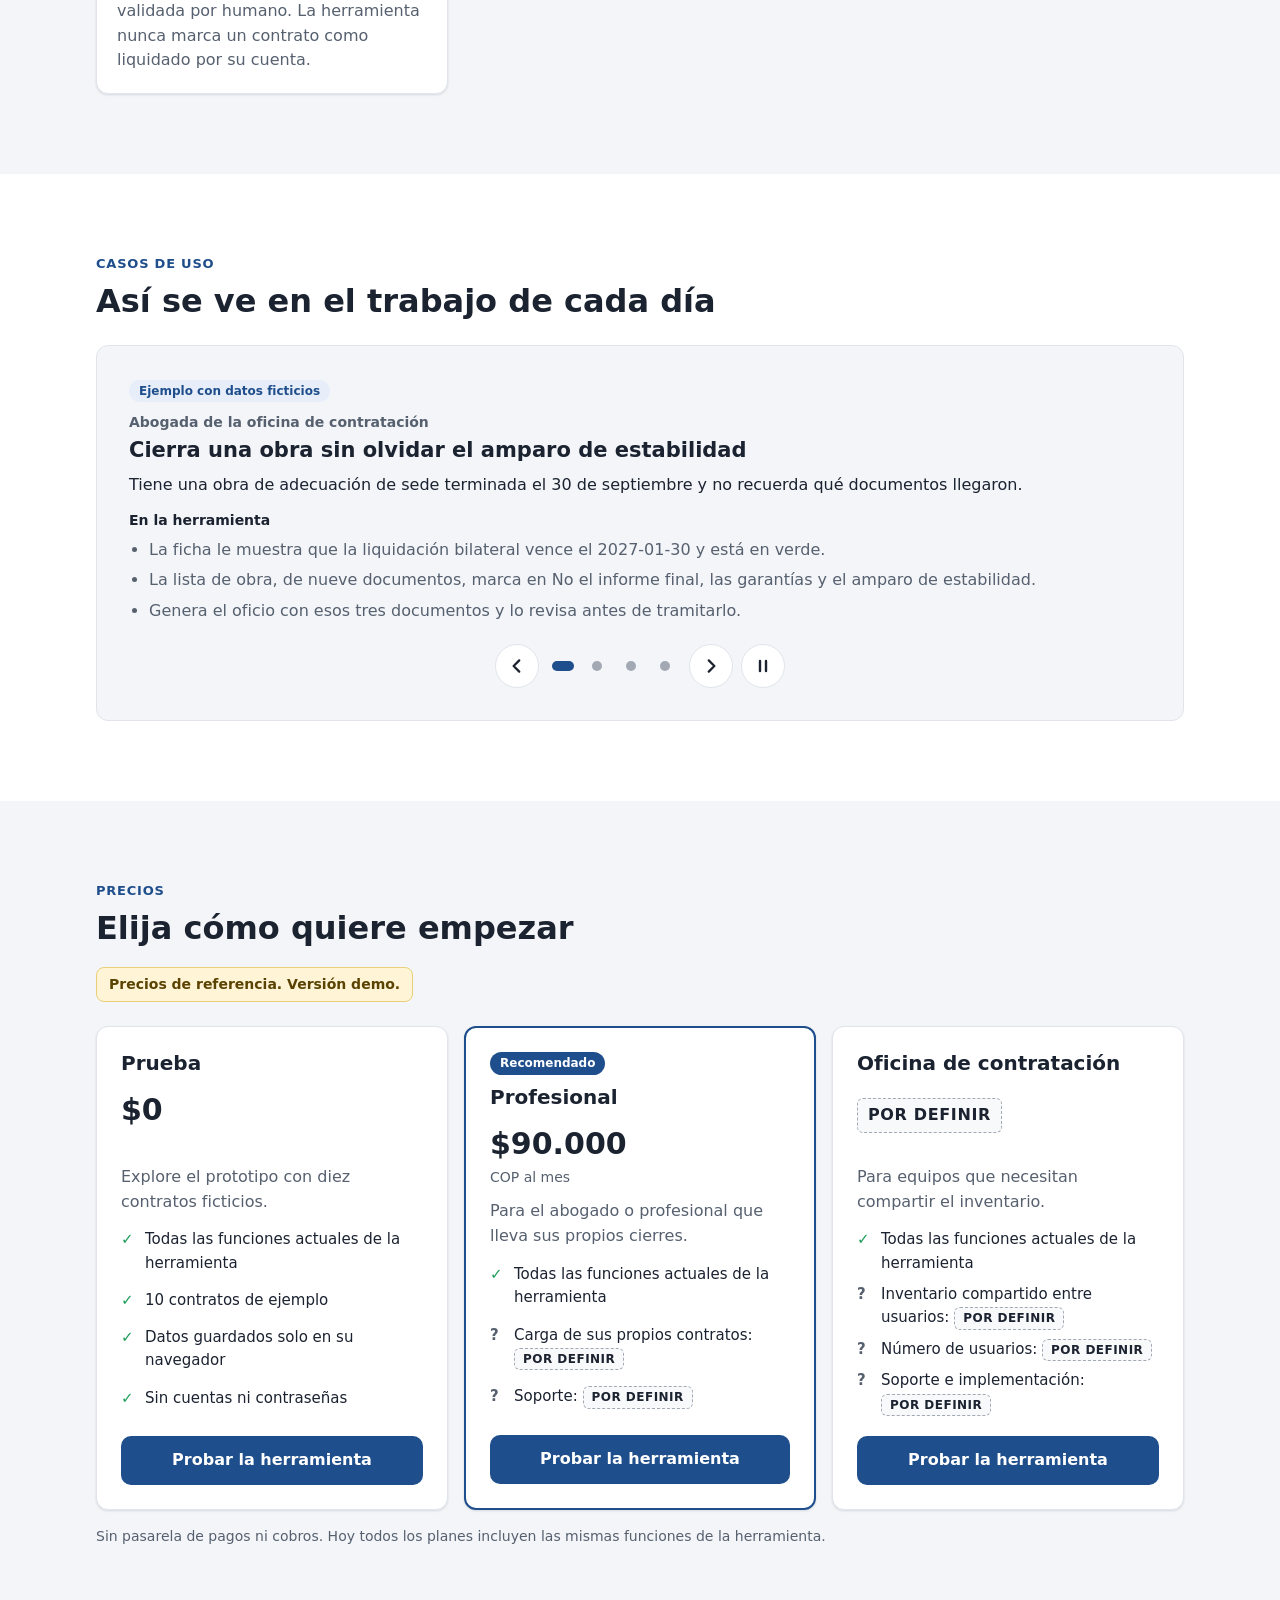
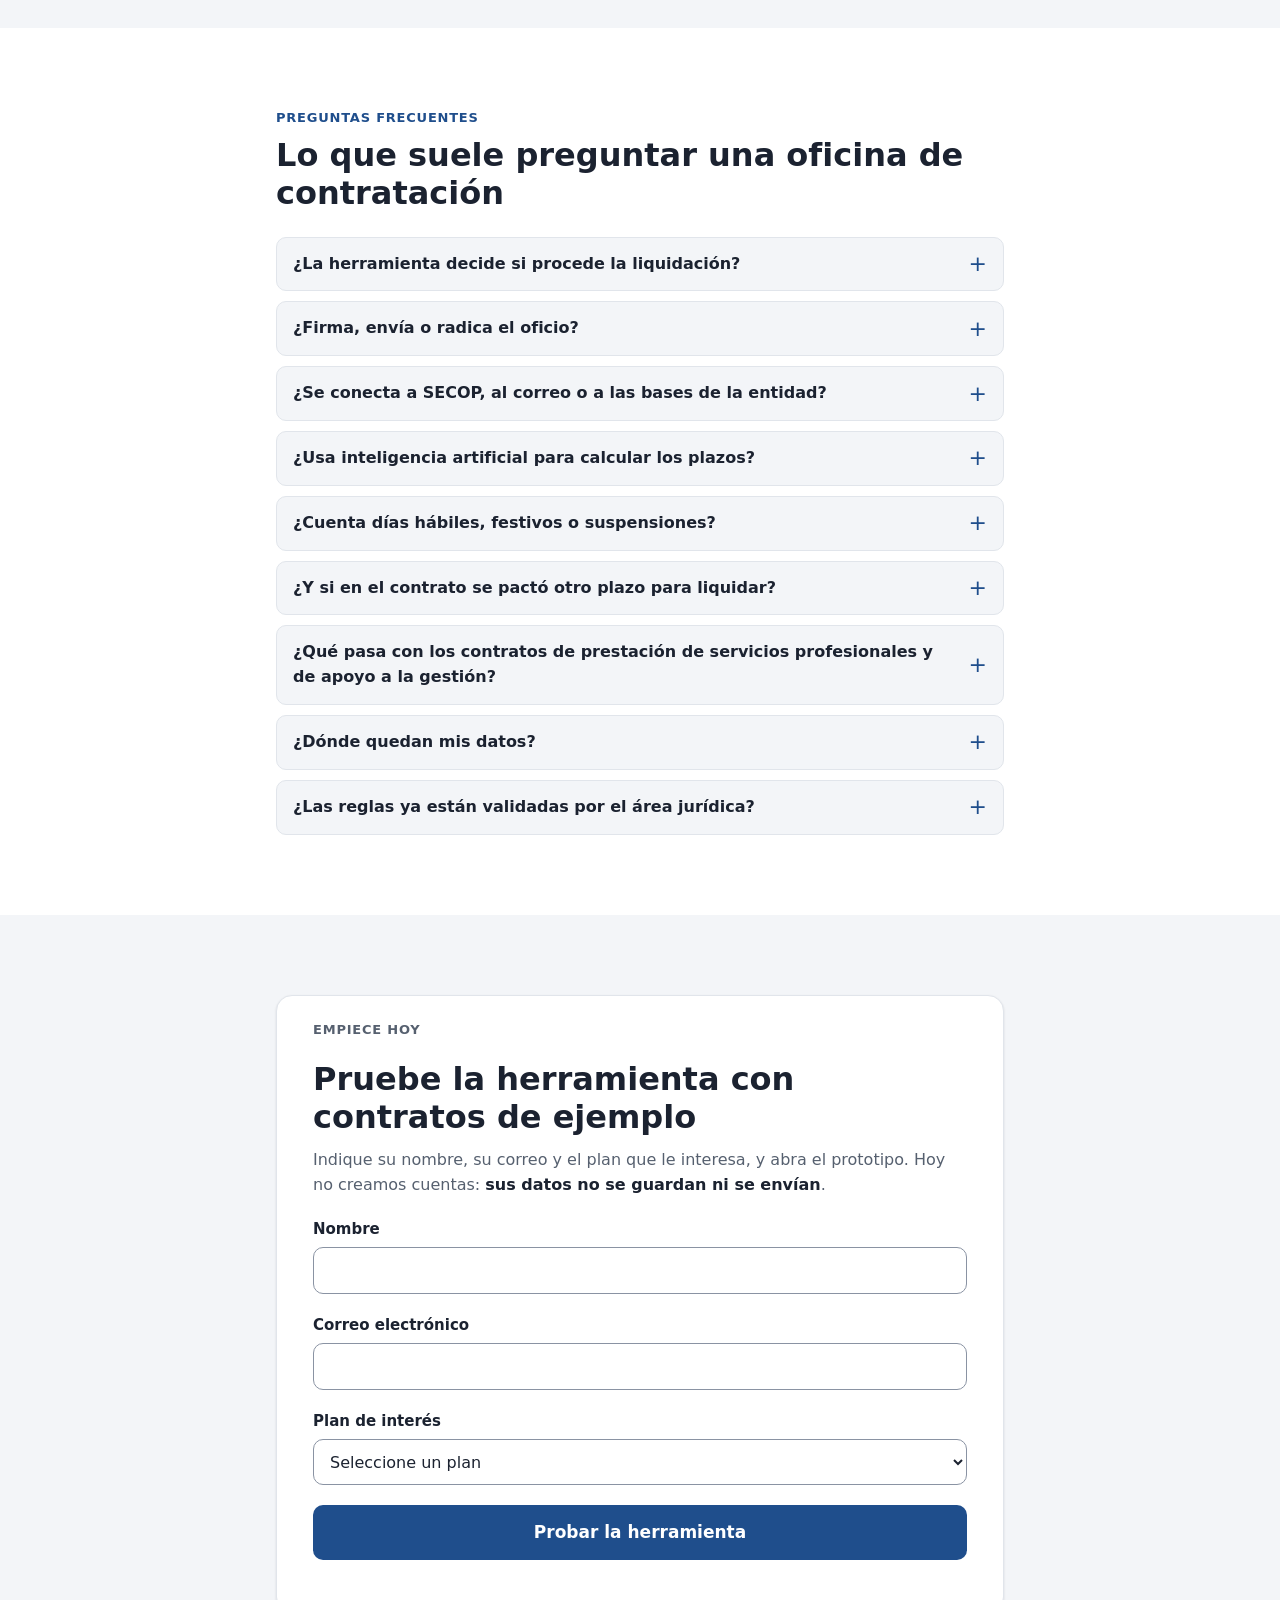
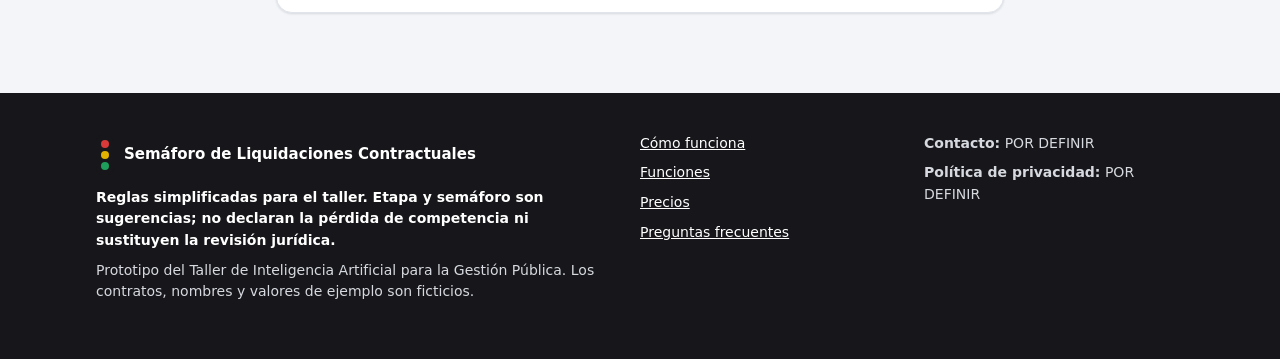
<file: landing/index.html>
<!DOCTYPE html>
<html lang="es-CO">
<head>
<meta charset="UTF-8">
<meta name="viewport" content="width=device-width, initial-scale=1">
<title>Semáforo de Liquidaciones Contractuales · Que ningún plazo se le vuelva a vencer</title>
<meta name="description" content="Para oficinas de contratación de entidades públicas: vea en segundos qué contratos están por vencer su plazo de liquidación y qué documentos faltan, sin abrir cada expediente.">
<meta name="theme-color" content="#1f4e8c">
<!-- Etiquetas para compartir en redes. og:image y og:url quedan POR DEFINIR (requieren una URL pública). -->
<meta property="og:type" content="website">
<meta property="og:locale" content="es_CO">
<meta property="og:site_name" content="Semáforo de Liquidaciones Contractuales">
<meta property="og:title" content="Que ningún plazo de liquidación se le vuelva a vencer sin aviso">
<meta property="og:description" content="Vea en segundos qué contratos están por vencer su plazo de liquidación y qué documentos faltan, sin abrir cada expediente.">
<meta name="twitter:card" content="summary">
<meta name="twitter:title" content="Semáforo de Liquidaciones Contractuales">
<meta name="twitter:description" content="Vea en segundos qué contratos están por vencer su plazo de liquidación y qué documentos faltan.">
<link rel="icon" href="data:image/svg+xml,%3Csvg xmlns='http://www.w3.org/2000/svg' viewBox='0 0 32 32'%3E%3Crect x='9' y='1' width='14' height='30' rx='5' fill='%2317171b'/%3E%3Ccircle cx='16' cy='8' r='3.5' fill='%23d83a3a'/%3E%3Ccircle cx='16' cy='16' r='3.5' fill='%23e2b100'/%3E%3Ccircle cx='16' cy='24' r='3.5' fill='%231e9e5a'/%3E%3C/svg%3E">
<link rel="stylesheet" href="estilos.css">
</head>
<body>
<a class="saltar" href="#contenido">Saltar al contenido</a>

<!-- 1. Banner dinámico 1: barra de anuncio -->
<div class="anuncio" id="anuncio" role="region" aria-label="Anuncios" hidden>
  <div class="anuncio-in">
    <div class="anuncio-msgs" id="anuncioMsgs"></div>
    <button type="button" class="anuncio-btn" id="anuncioSig" aria-label="Siguiente anuncio">
      <svg viewBox="0 0 16 16" width="16" height="16" aria-hidden="true"><path d="M6 3l5 5-5 5" fill="none" stroke="currentColor" stroke-width="2" stroke-linecap="round" stroke-linejoin="round"/></svg>
    </button>
    <button type="button" class="anuncio-btn" id="anuncioCerrar" aria-label="Cerrar anuncios">
      <svg viewBox="0 0 16 16" width="16" height="16" aria-hidden="true"><path d="M4 4l8 8M12 4l-8 8" fill="none" stroke="currentColor" stroke-width="2" stroke-linecap="round"/></svg>
    </button>
  </div>
</div>

<header class="barra">
  <div class="contenedor barra-in">
    <a class="marca" href="#inicio" aria-label="Semáforo de Liquidaciones Contractuales, inicio">
      <span class="logo" aria-hidden="true"><i class="r"></i><i class="a"></i><i class="v"></i></span>
      <span class="marca-txt">Semáforo de Liquidaciones</span>
    </a>
    <nav aria-label="Secciones">
      <a href="#como-funciona">Cómo funciona</a>
      <a href="#funciones">Funciones</a>
      <a href="#precios">Precios</a>
      <a href="#preguntas">Preguntas</a>
    </nav>
    <a class="btn btn-sm" href="#registro">Probar la herramienta</a>
  </div>
</header>

<main id="contenido">

  <!-- 2. Hero -->
  <section class="hero" id="inicio" aria-labelledby="heroTitulo">
    <div class="contenedor hero-in">
      <div class="hero-txt">
        <p class="eyebrow">Para oficinas de contratación de entidades públicas</p>
        <h1 id="heroTitulo">Que ningún plazo de liquidación se le vuelva a vencer sin aviso</h1>
        <p class="lead">Abra el inventario y vea en segundos qué contratos debe atender primero, cuántos días le quedan y qué documentos faltan, sin abrir cada expediente.</p>
        <a class="btn btn-lg" href="#registro">Probar la herramienta</a>
        <ul class="sellos" aria-label="Características del prototipo">
          <li>Funciona en el navegador</li>
          <li>Sin instalar nada</li>
          <li>Datos de ejemplo ficticios</li>
        </ul>
      </div>
      <figure class="captura" role="img" aria-label="Espacio reservado para una captura de la pantalla Inventario de la herramienta">
        <span class="captura-tag">CAPTURA PENDIENTE</span>
        <span class="captura-desc">Pantalla Inventario: tabla de contratos ordenada por urgencia, con el semáforo en la primera columna.</span>
      </figure>
    </div>
  </section>

  <!-- 3. Problema -->
  <section class="seccion" id="problema" aria-labelledby="problemaTitulo">
    <div class="contenedor">
      <p class="eyebrow">El problema</p>
      <h2 id="problemaTitulo">Hoy, cada cierre es abrir un expediente y contar meses a mano</h2>
      <div class="grid-3">
        <article class="tarjeta">
          <h3>La información está dispersa</h3>
          <p>El contrato, las actas, los informes, las pólizas y las certificaciones están en lugares distintos. Para saber qué falta hay que revisarlos uno por uno.</p>
        </article>
        <article class="tarjeta">
          <h3>Cada contrato cuesta horas</h3>
          <p>Calcular los términos de liquidación y verificar la completitud documental puede tomar entre una y dos horas por contrato.</p>
        </article>
        <article class="tarjeta">
          <h3>Los vencimientos se descubren tarde</h3>
          <p>Cuando alguien nota que pasó el plazo, ya hay riesgo de pérdida de competencia, hallazgos de los órganos de control y saldos sin definir.</p>
        </article>
      </div>
    </div>
  </section>

  <!-- 4. Cómo funciona -->
  <section class="seccion alt" id="como-funciona" aria-labelledby="comoTitulo">
    <div class="contenedor">
      <p class="eyebrow">Cómo funciona</p>
      <h2 id="comoTitulo">Tres pasos, del inventario al oficio</h2>
      <ol class="pasos">
        <li class="paso">
          <span class="paso-n" aria-hidden="true">1</span>
          <div>
            <h3>Abra el inventario</h3>
            <p>Sus contratos aparecen ordenados por urgencia: primero los de competencia perdida y los extemporáneos, luego los que vencen en 30 días o menos. Busque por número, contratista u objeto, o filtre por color, tipo y estado.</p>
          </div>
        </li>
        <li class="paso">
          <span class="paso-n" aria-hidden="true">2</span>
          <div>
            <h3>Revise la ficha</h3>
            <p>Vea las fechas límite de liquidación bilateral, unilateral y máxima, con la vigente resaltada. Marque cada documento como Sí, No o N/A y el porcentaje de completitud se actualiza al instante.</p>
            <figure class="captura captura-sm" role="img" aria-label="Espacio reservado para una captura de la ficha del contrato">
              <span class="captura-tag">CAPTURA PENDIENTE</span>
              <span class="captura-desc">Ficha del contrato: tres fechas y lista de chequeo.</span>
            </figure>
          </div>
        </li>
        <li class="paso">
          <span class="paso-n" aria-hidden="true">3</span>
          <div>
            <h3>Pida lo que falta</h3>
            <p>Si hay documentos en No, genere el borrador del oficio de requerimiento con la lista exacta. Cópielo o descárguelo en .txt, revíselo y tramítelo usted por los canales de la entidad.</p>
            <figure class="captura captura-sm" role="img" aria-label="Espacio reservado para una captura del oficio de requerimiento">
              <span class="captura-tag">CAPTURA PENDIENTE</span>
              <span class="captura-desc">Borrador del oficio con los botones Copiar y Descargar .txt.</span>
            </figure>
          </div>
        </li>
      </ol>
    </div>
  </section>

  <!-- 5. Funcionalidades -->
  <section class="seccion" id="funciones" aria-labelledby="funcionesTitulo">
    <div class="contenedor">
      <p class="eyebrow">Funciones</p>
      <h2 id="funcionesTitulo">Lo que gana desde el primer día</h2>

      <div class="leyenda" aria-labelledby="leyendaTitulo">
        <h3 id="leyendaTitulo">Un color le dice qué atender primero</h3>
        <ul>
          <li><span class="dot c-negro" aria-hidden="true"></span><strong>Negro</strong> Pasó la fecha máxima: posible pérdida de competencia</li>
          <li><span class="dot c-rojo" aria-hidden="true"></span><strong>Rojo</strong> Extemporánea: dentro de los dos años finales</li>
          <li><span class="dot c-naranja" aria-hidden="true"></span><strong>Naranja</strong> 0 a 30 días para la fecha límite</li>
          <li><span class="dot c-amarillo" aria-hidden="true"></span><strong>Amarillo</strong> 31 a 60 días</li>
          <li><span class="dot c-verde" aria-hidden="true"></span><strong>Verde</strong> Más de 60 días</li>
          <li><span class="dot c-gris" aria-hidden="true"></span><strong>Gris</strong> No requiere, ya liquidado o en ejecución</li>
        </ul>
      </div>

      <div class="grid-funciones">
        <article class="funcion">
          <h3>Sabe a qué contrato dedicarle la mañana</h3>
          <p>El inventario se ordena solo: por color del semáforo, luego por menos días restantes y, si empatan, por mayor valor del contrato.</p>
        </article>
        <article class="funcion">
          <h3>Deja de contar meses a mano</h3>
          <p>Desde la fecha de terminación calcula la liquidación bilateral (plazo pactado o cuatro meses), la unilateral (dos meses más) y la fecha máxima (dos años más). Un contrato terminado el 2026-09-30 tiene hasta el 2027-01-30 para la bilateral.</p>
        </article>
        <article class="funcion">
          <h3>Ve de un vistazo qué falta en el expediente</h3>
          <p>La lista de chequeo cambia según el tipo de contrato: siete documentos base más los propios de obra, consultoría, interventoría o convenio. Una obra revisa nueve, incluido el amparo de estabilidad.</p>
        </article>
        <article class="funcion">
          <h3>Pide los documentos en minutos</h3>
          <p>El borrador del oficio trae el contratista, el NIT, el objeto y la lista numerada de faltantes. Usted pone la ciudad, el plazo para responder y la firma.</p>
        </article>
        <article class="funcion">
          <h3>Rinde cuentas con números claros</h3>
          <p>El tablero muestra cuántos contratos hay en cada color, el valor en riesgo (la suma de los contratos en naranja, rojo y negro) y los cinco más urgentes.</p>
          <figure class="captura captura-sm" role="img" aria-label="Espacio reservado para una captura del tablero de control">
            <span class="captura-tag">CAPTURA PENDIENTE</span>
            <span class="captura-desc">Tablero: contadores por color, valor en riesgo y los cinco más urgentes.</span>
          </figure>
        </article>
        <article class="funcion">
          <h3>Encuentra cualquier contrato al instante</h3>
          <p>Busque por número, contratista u objeto y filtre por color del semáforo, tipo de contrato y estado de liquidación.</p>
        </article>
        <article class="funcion">
          <h3>Usted tiene la última palabra</h3>
          <p>Corrija cualquier dato, escriba observaciones y marque la ficha como validada por humano. La herramienta nunca marca un contrato como liquidado por su cuenta.</p>
        </article>
      </div>
    </div>
  </section>

  <!-- 6. Casos de uso: banner dinámico 2 -->
  <section class="seccion alt" id="casos" aria-labelledby="casosTitulo">
    <div class="contenedor">
      <p class="eyebrow">Casos de uso</p>
      <h2 id="casosTitulo">Así se ve en el trabajo de cada día</h2>
      <div class="carrusel" id="carrusel" role="region" aria-roledescription="carrusel" aria-label="Casos de uso">
        <div class="car-slides" id="carSlides"></div>
        <div class="car-ctrl">
          <button type="button" class="car-btn" id="carAnt" aria-label="Caso anterior">
            <svg viewBox="0 0 16 16" width="18" height="18" aria-hidden="true"><path d="M10 3L5 8l5 5" fill="none" stroke="currentColor" stroke-width="2" stroke-linecap="round" stroke-linejoin="round"/></svg>
          </button>
          <div class="car-puntos" id="carPuntos" role="group" aria-label="Elegir caso"></div>
          <button type="button" class="car-btn" id="carSig" aria-label="Caso siguiente">
            <svg viewBox="0 0 16 16" width="18" height="18" aria-hidden="true"><path d="M6 3l5 5-5 5" fill="none" stroke="currentColor" stroke-width="2" stroke-linecap="round" stroke-linejoin="round"/></svg>
          </button>
          <button type="button" class="car-btn car-pausa" id="carPausa" aria-label="Pausar rotación" aria-pressed="false">
            <svg class="ic-pausa" viewBox="0 0 16 16" width="16" height="16" aria-hidden="true"><path d="M5 3v10M11 3v10" stroke="currentColor" stroke-width="2.4" stroke-linecap="round"/></svg>
            <svg class="ic-play" viewBox="0 0 16 16" width="16" height="16" aria-hidden="true"><path d="M5 3l8 5-8 5z" fill="currentColor"/></svg>
          </button>
        </div>
      </div>
    </div>
  </section>

  <!-- 7. Precios (demo) -->
  <section class="seccion" id="precios" aria-labelledby="preciosTitulo">
    <div class="contenedor">
      <p class="eyebrow">Precios</p>
      <h2 id="preciosTitulo">Elija cómo quiere empezar</h2>
      <p class="etiqueta-demo" id="preciosEtiqueta">Precios de referencia. Versión demo.</p>
      <div class="planes" id="planes"></div>
      <p class="nota">Sin pasarela de pagos ni cobros. Hoy todos los planes incluyen las mismas funciones de la herramienta.</p>
    </div>
  </section>

  <!-- 8. Preguntas frecuentes -->
  <section class="seccion alt" id="preguntas" aria-labelledby="preguntasTitulo">
    <div class="contenedor angosto">
      <p class="eyebrow">Preguntas frecuentes</p>
      <h2 id="preguntasTitulo">Lo que suele preguntar una oficina de contratación</h2>
      <div class="faq">
        <details>
          <summary>¿La herramienta decide si procede la liquidación?</summary>
          <p>No. Sugiere la etapa y el semáforo con reglas simplificadas. No declara la pérdida de competencia ni sustituye la revisión jurídica: usted decide y marca la ficha como validada.</p>
        </details>
        <details>
          <summary>¿Firma, envía o radica el oficio?</summary>
          <p>No. Genera un borrador en texto, marcado "BORRADOR – SIN FIRMA NI RADICADO", para que usted lo copie o lo descargue y lo tramite por los canales de la entidad.</p>
        </details>
        <details>
          <summary>¿Se conecta a SECOP, al correo o a las bases de la entidad?</summary>
          <p>No. Hoy trabaja solo con los contratos cargados en la herramienta.</p>
        </details>
        <details>
          <summary>¿Usa inteligencia artificial para calcular los plazos?</summary>
          <p>No. Plazos, etapas, semáforo y prioridad salen de reglas explícitas que usted puede verificar.</p>
        </details>
        <details>
          <summary>¿Cuenta días hábiles, festivos o suspensiones?</summary>
          <p>No. Cuenta días calendario. Si el contrato tuvo suspensiones, ajuste la fecha de terminación en la ficha.</p>
        </details>
        <details>
          <summary>¿Y si en el contrato se pactó otro plazo para liquidar?</summary>
          <p>Escriba los meses pactados en la ficha. Si deja el campo vacío, se usan cuatro meses desde la terminación (art. 11 de la Ley 1150 de 2007).</p>
        </details>
        <details>
          <summary>¿Qué pasa con los contratos de prestación de servicios profesionales y de apoyo a la gestión?</summary>
          <p>Aparecen como "No requiere" y en gris, porque no requieren liquidación (art. 217 del Decreto-Ley 019 de 2012).</p>
        </details>
        <details>
          <summary>¿Dónde quedan mis datos?</summary>
          <p>En el navegador del equipo donde trabaja. No hay servidor ni base de datos externa: si borra los datos del navegador o cambia de equipo, no verá sus cambios.</p>
        </details>
        <details>
          <summary>¿Las reglas ya están validadas por el área jurídica?</summary>
          <p>No. Están simplificadas para el prototipo y deben revisarse (plazo fijado en pliegos, acto que ordena la terminación, caducidad de la acción contractual) antes de cualquier uso real.</p>
        </details>
      </div>
    </div>
  </section>

  <!-- 9. Formulario hacia la herramienta -->
  <section class="seccion" id="registro" aria-labelledby="registroTitulo">
    <div class="contenedor angosto">
      <div class="form-caja">
        <p class="eyebrow">Empiece hoy</p>
        <h2 id="registroTitulo">Pruebe la herramienta con contratos de ejemplo</h2>
        <p>Indique su nombre, su correo y el plan que le interesa, y abra el prototipo. Hoy no creamos cuentas: <strong>sus datos no se guardan ni se envían</strong>.</p>
        <form id="formRegistro" novalidate>
          <div class="campo">
            <label for="fNombre">Nombre</label>
            <input type="text" id="fNombre" name="nombre" autocomplete="name" required minlength="2" maxlength="80" aria-describedby="eNombre">
            <p class="error" id="eNombre" aria-live="polite"></p>
          </div>
          <div class="campo">
            <label for="fCorreo">Correo electrónico</label>
            <input type="email" id="fCorreo" name="correo" autocomplete="email" required maxlength="120" aria-describedby="eCorreo">
            <p class="error" id="eCorreo" aria-live="polite"></p>
          </div>
          <div class="campo">
            <label for="fPlan">Plan de interés</label>
            <select id="fPlan" name="plan" required aria-describedby="ePlan">
              <option value="">Seleccione un plan</option>
            </select>
            <p class="error" id="ePlan" aria-live="polite"></p>
          </div>
          <button type="submit" class="btn btn-lg btn-bloque">Probar la herramienta</button>
          <p class="nota" id="formEstado" role="status"></p>
        </form>
        <noscript><p class="nota">Para usar el formulario active JavaScript en su navegador.</p></noscript>
      </div>
    </div>
  </section>
</main>

<!-- 10. Pie de página -->
<footer class="pie">
  <div class="contenedor pie-in">
    <div>
      <a class="marca" href="#inicio" aria-label="Volver al inicio">
        <span class="logo" aria-hidden="true"><i class="r"></i><i class="a"></i><i class="v"></i></span>
        <span class="marca-txt">Semáforo de Liquidaciones Contractuales</span>
      </a>
      <p class="aviso">Reglas simplificadas para el taller. Etapa y semáforo son sugerencias; no declaran la pérdida de competencia ni sustituyen la revisión jurídica.</p>
      <p>Prototipo del Taller de Inteligencia Artificial para la Gestión Pública. Los contratos, nombres y valores de ejemplo son ficticios.</p>
    </div>
    <nav aria-label="Pie de página">
      <a href="#como-funciona">Cómo funciona</a>
      <a href="#funciones">Funciones</a>
      <a href="#precios">Precios</a>
      <a href="#preguntas">Preguntas frecuentes</a>
    </nav>
    <div>
      <p><strong>Contacto:</strong> POR DEFINIR</p>
      <p><strong>Política de privacidad:</strong> POR DEFINIR</p>
    </div>
  </div>
</footer>

<script src="config.js"></script>
<script src="landing.js"></script>
</body>
</html>
</file>
<file: landing/estilos.css>
/* Estilos propios de la landing. Reutilizan los colores y la tipografía de la
   herramienta (../index.html) sin modificar sus estilos. Pensados primero para celular. */
:root{
  --bg:#f3f5f8; --surface:#ffffff; --surface-2:#f8f9fb; --text:#1b2230; --muted:#56606f;
  --border:#e1e5eb; --accent:#1f4e8c; --accent-hover:#183f72; --accent-soft:#e7eef9; --accent-text:#ffffff;
  --verde:#1e9e5a; --amarillo:#e2b100; --naranja:#ee7a16; --rojo:#d83a3a; --negro:#17171b; --gris:#a3a9b3;
  --shadow:0 1px 2px rgba(16,24,40,.05),0 1px 3px rgba(16,24,40,.07);
  --radius:12px;
  --anuncio-bg:#17171b; --anuncio-text:#f3f4f6;
  color-scheme:light;
}
@media (prefers-color-scheme: dark){
  :root:not([data-theme="light"]){
    --bg:#12151b; --surface:#1a1e26; --surface-2:#20252f; --text:#e6e9ef; --muted:#a3acba;
    --border:#2c3340; --accent:#7aa7ec; --accent-hover:#95b9f0; --accent-soft:#1f2b3f; --accent-text:#0d1420;
    --negro:#000000; --gris:#7d8592; --shadow:none; --anuncio-bg:#000000; color-scheme:dark;
  }
}
:root[data-theme="dark"]{
  --bg:#12151b; --surface:#1a1e26; --surface-2:#20252f; --text:#e6e9ef; --muted:#a3acba;
  --border:#2c3340; --accent:#7aa7ec; --accent-hover:#95b9f0; --accent-soft:#1f2b3f; --accent-text:#0d1420;
  --negro:#000000; --gris:#7d8592; --shadow:none; --anuncio-bg:#000000; color-scheme:dark;
}

*{box-sizing:border-box}
html{-webkit-text-size-adjust:100%;scroll-behavior:smooth;scroll-padding-top:72px}
@media (prefers-reduced-motion: reduce){ html{scroll-behavior:auto} }
body{margin:0;background:var(--bg);color:var(--text);font:16px/1.55 system-ui,-apple-system,"Segoe UI",Roboto,"Helvetica Neue",Arial,sans-serif}
h1,h2,h3{line-height:1.2;margin:0}
p{margin:0}
a{color:var(--accent)}
:focus-visible{outline:3px solid var(--accent);outline-offset:2px;border-radius:4px}
button,input,select{font:inherit;color:inherit}

.saltar{position:absolute;left:16px;top:-60px;background:var(--accent);color:var(--accent-text);padding:10px 14px;border-radius:8px;z-index:100;font-weight:700;text-decoration:none}
.saltar:focus{top:12px}

.contenedor{max-width:1120px;margin:0 auto;padding:0 16px}
.angosto{max-width:760px}

/* Botón: un solo llamado a la acción */
.btn{display:inline-flex;align-items:center;justify-content:center;gap:8px;background:var(--accent);color:var(--accent-text);border:0;border-radius:10px;padding:12px 20px;font-weight:700;text-decoration:none;cursor:pointer;min-height:44px;text-align:center}
.btn:hover{background:var(--accent-hover)}
.btn-sm{padding:8px 14px;font-size:14px;min-height:40px}
.btn-lg{padding:14px 26px;font-size:17px}
.btn-bloque{width:100%}

/* 1. Barra de anuncio (banner 1) */
.anuncio{background:var(--anuncio-bg);color:var(--anuncio-text);font-size:14px}
.anuncio-in{max-width:1120px;margin:0 auto;padding:6px 8px 6px 16px;display:flex;align-items:center;gap:4px}
.anuncio-msgs{flex:1;display:grid;min-width:0}
.anuncio-msg{grid-area:1/1;margin:0;padding:4px 0;visibility:hidden;opacity:0;transition:opacity .4s ease}
.anuncio-msg.activo{visibility:visible;opacity:1}
.anuncio-btn{flex:none;display:inline-flex;align-items:center;justify-content:center;width:36px;height:36px;border:0;border-radius:8px;background:transparent;color:inherit;cursor:pointer}
.anuncio-btn:hover{background:rgba(255,255,255,.12)}
.anuncio-btn:focus-visible{outline-color:#ffffff}

/* Encabezado */
.barra{position:sticky;top:0;z-index:20;background:var(--surface);border-bottom:1px solid var(--border)}
.barra-in{display:flex;align-items:center;gap:12px;min-height:60px}
.marca{display:inline-flex;align-items:center;gap:10px;color:var(--text);text-decoration:none;font-weight:800;margin-right:auto}
.marca-txt{font-size:15px}
.logo{display:inline-flex;flex-direction:column;gap:3px;padding:5px;border-radius:7px;background:var(--negro);flex:none}
.logo i{width:8px;height:8px;border-radius:50%;display:block}
.logo .r{background:var(--rojo)} .logo .a{background:var(--amarillo)} .logo .v{background:var(--verde)}
.barra nav{display:none;gap:4px}
.barra nav a{color:var(--muted);text-decoration:none;font-weight:600;font-size:14px;padding:8px 10px;border-radius:8px}
.barra nav a:hover{background:var(--surface-2);color:var(--text)}
@media (max-width:420px){ .marca-txt{display:none} }

/* Secciones */
.seccion{padding:56px 0}
.seccion.alt{background:var(--surface)}
.eyebrow{color:var(--accent);font-weight:700;font-size:13px;text-transform:uppercase;letter-spacing:.06em;margin-bottom:8px}
h2{font-size:26px;margin-bottom:24px;max-width:22em}
h3{font-size:18px;margin-bottom:6px}
.nota{color:var(--muted);font-size:14px;margin-top:16px}

/* 2. Hero */
.hero{padding:40px 0 48px;background:linear-gradient(180deg,var(--surface) 0%,var(--bg) 100%)}
.hero-in{display:grid;gap:32px}
.hero h1{font-size:32px;letter-spacing:-.01em;margin-bottom:16px}
.lead{font-size:18px;color:var(--muted);margin-bottom:24px;max-width:34em}
.sellos{list-style:none;padding:0;margin:20px 0 0;display:flex;flex-wrap:wrap;gap:8px 16px;color:var(--muted);font-size:14px}
.sellos li::before{content:"✓";color:var(--verde);font-weight:800;margin-right:6px}

/* Espacios para capturas */
.captura{margin:0;border:2px dashed var(--gris);border-radius:var(--radius);background:var(--surface-2);display:flex;flex-direction:column;align-items:center;justify-content:center;gap:8px;text-align:center;padding:24px;min-height:220px;aspect-ratio:16/10}
.captura-sm{min-height:150px;margin-top:16px;aspect-ratio:auto;max-width:560px}
.captura-tag{font-weight:800;letter-spacing:.08em;color:var(--text);font-size:14px}
.captura-desc{color:var(--muted);font-size:14px;max-width:28em}

/* Tarjetas */
.grid-3,.grid-funciones{display:grid;gap:16px}
.tarjeta,.funcion{background:var(--surface);border:1px solid var(--border);border-radius:var(--radius);box-shadow:var(--shadow);padding:20px}
.tarjeta p,.funcion p{color:var(--muted)}
.seccion.alt .tarjeta,.seccion.alt .funcion{background:var(--bg)}

/* 4. Pasos */
.pasos{list-style:none;padding:0;margin:0;display:grid;gap:24px}
.paso{display:flex;gap:16px;align-items:flex-start}
.paso p{color:var(--muted)}
.paso-n{flex:none;width:40px;height:40px;border-radius:50%;background:var(--accent);color:var(--accent-text);display:inline-flex;align-items:center;justify-content:center;font-weight:800;font-size:18px}
.paso>div{min-width:0;flex:1}

/* 5. Leyenda del semáforo */
.leyenda{background:var(--surface);border:1px solid var(--border);border-radius:var(--radius);padding:20px;margin-bottom:24px}
.leyenda ul{list-style:none;padding:0;margin:8px 0 0;display:grid;gap:10px}
.leyenda li{display:flex;align-items:baseline;gap:8px;color:var(--muted);font-size:15px}
.leyenda strong{color:var(--text);min-width:5.5em}
.dot{display:inline-block;width:12px;height:12px;border-radius:50%;flex:none;box-shadow:0 0 0 1px rgba(127,127,127,.4);position:relative;top:1px}
.c-negro{background:var(--negro)} .c-rojo{background:var(--rojo)} .c-naranja{background:var(--naranja)}
.c-amarillo{background:var(--amarillo)} .c-verde{background:var(--verde)} .c-gris{background:var(--gris)}

/* 6. Carrusel de casos (banner 2) */
.carrusel{background:var(--bg);border:1px solid var(--border);border-radius:var(--radius);padding:20px}
.car-slides{display:grid}
.caso{grid-area:1/1;visibility:hidden;opacity:0;transition:opacity .4s ease}
.caso.activo{visibility:visible;opacity:1}
.caso-tag{display:inline-block;font-size:12px;font-weight:700;padding:2px 10px;border-radius:999px;background:var(--accent-soft);color:var(--accent);margin-bottom:10px}
.caso-perfil{color:var(--muted);font-weight:600;font-size:14px;margin-bottom:4px}
.caso h3{font-size:21px;margin-bottom:10px}
.caso-sit{margin-bottom:12px}
.caso-sub{font-weight:700;font-size:14px;margin-bottom:6px}
.caso ul{margin:0;padding-left:20px;color:var(--muted);display:grid;gap:6px}
.car-ctrl{display:flex;align-items:center;justify-content:center;gap:8px;margin-top:20px;flex-wrap:wrap}
.car-btn{width:44px;height:44px;border-radius:50%;border:1px solid var(--border);background:var(--surface);color:var(--text);display:inline-flex;align-items:center;justify-content:center;cursor:pointer}
.car-btn:hover{background:var(--surface-2)}
.car-pausa .ic-play{display:none}
.car-pausa[aria-pressed="true"] .ic-play{display:block}
.car-pausa[aria-pressed="true"] .ic-pausa{display:none}
.car-puntos{display:flex;gap:2px}
.car-punto{width:32px;height:44px;border:0;background:transparent;cursor:pointer;display:inline-flex;align-items:center;justify-content:center;padding:0}
.car-punto::before{content:"";width:10px;height:10px;border-radius:50%;background:var(--gris)}
.car-punto[aria-current="true"]::before{background:var(--accent);width:22px;border-radius:5px}
@media (prefers-reduced-motion: reduce){ .caso,.anuncio-msg{transition:none} }

/* 7. Precios */
.etiqueta-demo{display:inline-block;background:#fff4d6;color:#5a4200;border:1px solid #e9cf7a;font-weight:700;font-size:14px;padding:6px 12px;border-radius:8px;margin:-8px 0 24px}
:root[data-theme="dark"] .etiqueta-demo{background:#3a3010;color:#ffe08a;border-color:#6b5a1d}
@media (prefers-color-scheme: dark){ :root:not([data-theme="light"]) .etiqueta-demo{background:#3a3010;color:#ffe08a;border-color:#6b5a1d} }
.planes{display:grid;gap:16px}
.plan{background:var(--surface);border:1px solid var(--border);border-radius:var(--radius);box-shadow:var(--shadow);padding:24px;display:flex;flex-direction:column}
.plan.destacado{border:2px solid var(--accent)}
.plan-nombre{font-size:20px;margin-bottom:4px}
.plan-precio{font-size:30px;font-weight:800;margin:8px 0 0}
.plan-periodo{color:var(--muted);font-size:14px;min-height:1.5em}
.plan-desc{color:var(--muted);margin:10px 0 14px}
.plan ul{list-style:none;padding:0;margin:0 0 20px;display:grid;gap:8px;flex:1}
.plan li{padding-left:24px;position:relative;font-size:15px}
.plan li::before{content:"✓";position:absolute;left:0;color:var(--verde);font-weight:800}
.plan li.pendiente::before{content:"?";color:var(--muted)}
.por-definir{display:inline-block;font-size:12px;font-weight:800;letter-spacing:.04em;padding:1px 8px;border-radius:6px;background:var(--surface-2);border:1px dashed var(--gris);color:var(--text)}
.plan-precio .por-definir{font-size:16px;padding:4px 10px}
.plan-badge{align-self:flex-start;font-size:12px;font-weight:700;padding:2px 10px;border-radius:999px;background:var(--accent);color:var(--accent-text);margin-bottom:10px}

/* 8. Preguntas */
.faq{display:grid;gap:10px}
.faq details{background:var(--bg);border:1px solid var(--border);border-radius:10px}
.faq summary{cursor:pointer;padding:14px 44px 14px 16px;font-weight:700;list-style:none;position:relative}
.faq summary::-webkit-details-marker{display:none}
.faq summary::after{content:"+";position:absolute;right:16px;top:50%;transform:translateY(-50%);font-size:22px;color:var(--accent);font-weight:400}
.faq details[open] summary::after{content:"–"}
.faq details p{padding:0 16px 16px;color:var(--muted)}

/* 9. Formulario */
.form-caja{background:var(--surface);border:1px solid var(--border);border-radius:16px;box-shadow:var(--shadow);padding:24px}
.form-caja>p{color:var(--muted);margin:-12px 0 20px}
.form-caja>p strong{color:var(--text)}
.campo{display:flex;flex-direction:column;gap:6px;margin-bottom:14px}
.campo label{font-weight:700;font-size:15px}
.campo input,.campo select{width:100%;min-height:46px;padding:10px 12px;border:1px solid #8a93a3;border-radius:10px;background:var(--surface)}
.campo input:focus,.campo select:focus{outline:3px solid var(--accent);outline-offset:0;border-color:var(--accent)}
.campo [aria-invalid="true"]{border-color:var(--rojo);border-width:2px}
.error{color:#b42323;font-size:14px;font-weight:600;min-height:0}
:root[data-theme="dark"] .error{color:#ff8a8a}
@media (prefers-color-scheme: dark){ :root:not([data-theme="light"]) .error{color:#ff8a8a} }

/* 10. Pie */
.pie{background:var(--negro);color:#d6d9df;padding:40px 0 48px;font-size:14px}
.pie a{color:#ffffff}
.pie .marca{color:#ffffff;margin-bottom:12px}
.pie-in{display:grid;gap:24px}
.pie p{margin-bottom:8px}
.pie .aviso{color:#ffffff;font-weight:600}
.pie nav{display:flex;flex-direction:column;gap:8px}
.pie :focus-visible{outline-color:#ffffff}

/* Pantallas medianas y grandes */
@media (min-width:720px){
  .barra nav{display:flex}
  .seccion{padding:80px 0}
  h2{font-size:32px}
  .hero{padding:64px 0 72px}
  .hero h1{font-size:44px}
  .grid-3{grid-template-columns:repeat(3,1fr)}
  .grid-funciones{grid-template-columns:repeat(2,1fr)}
  .leyenda ul{grid-template-columns:repeat(2,1fr)}
  .planes{grid-template-columns:repeat(3,1fr)}
  .carrusel{padding:32px}
  .form-caja{padding:36px}
  .pie-in{grid-template-columns:2fr 1fr 1fr}
}
@media (min-width:1000px){
  .hero-in{grid-template-columns:1.05fr 1fr;align-items:center}
  .grid-funciones{grid-template-columns:repeat(3,1fr)}
  .leyenda ul{grid-template-columns:repeat(3,1fr)}
}
</file>
